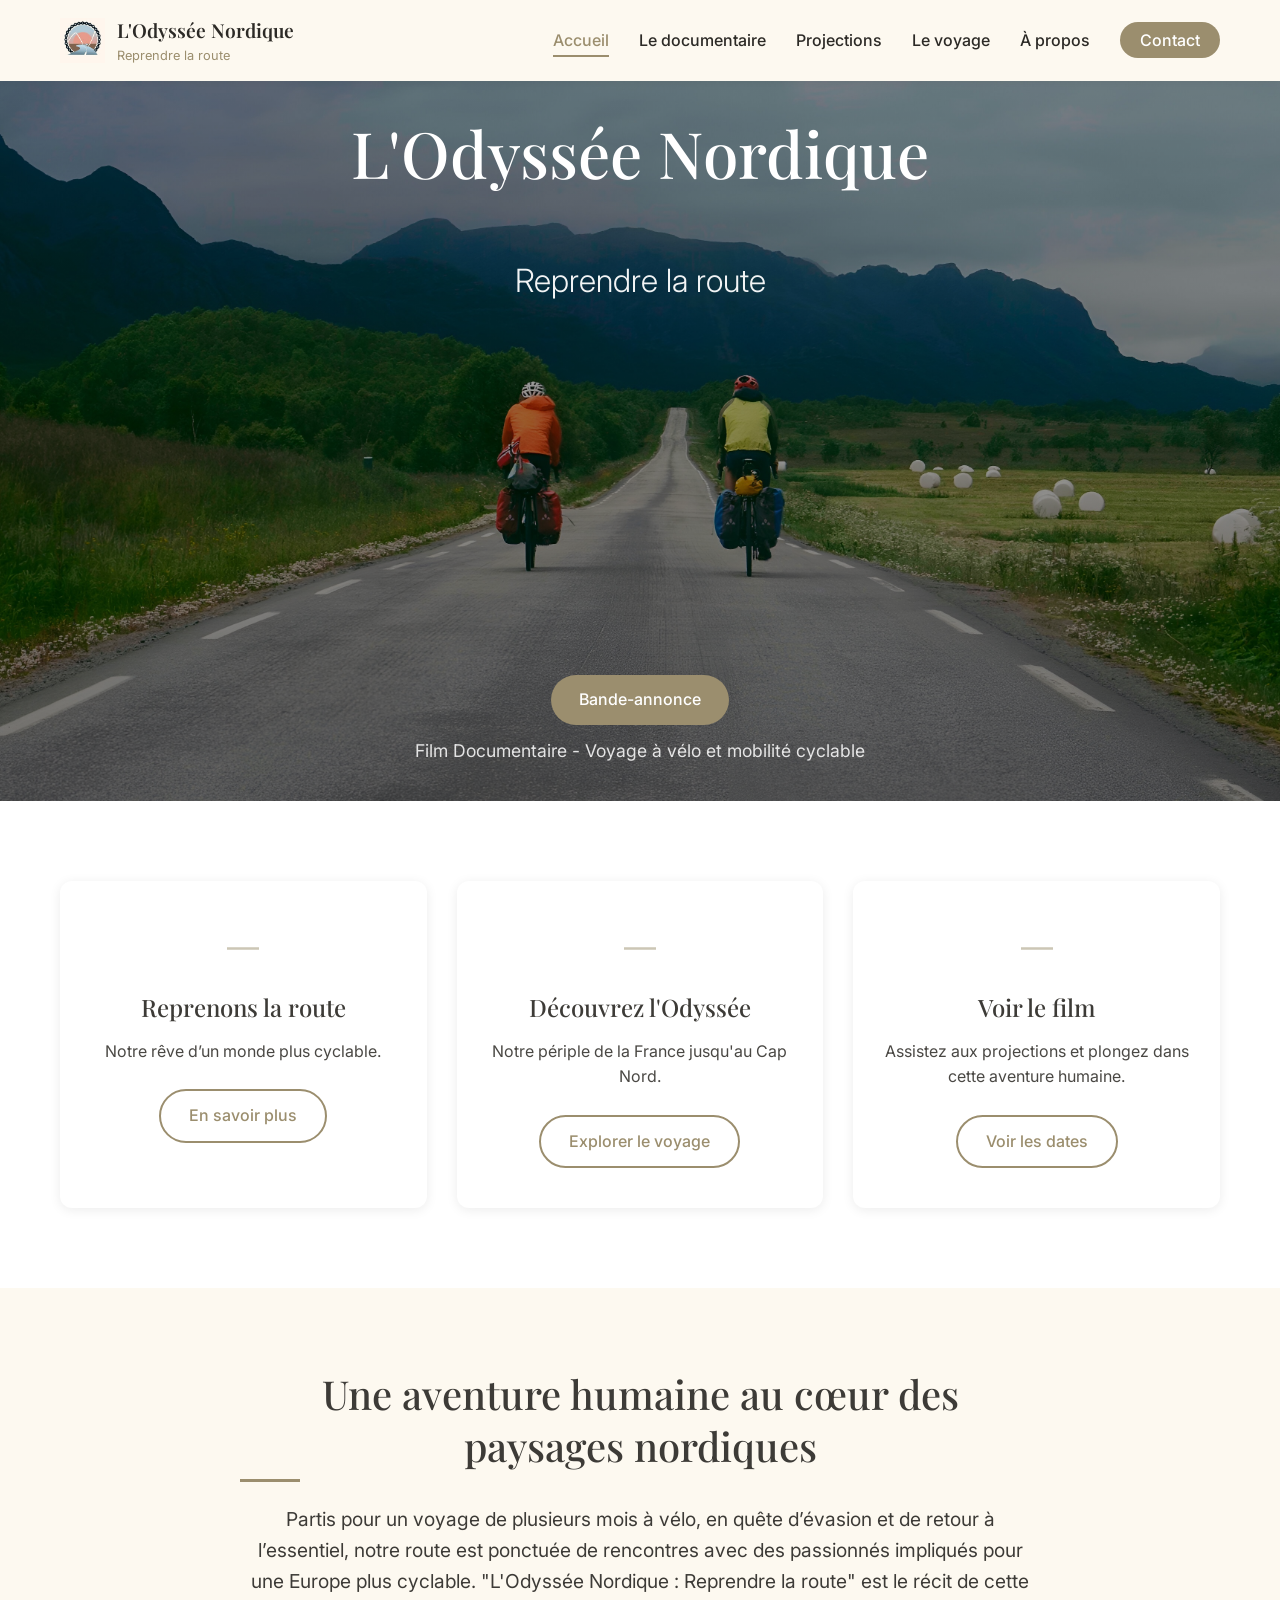
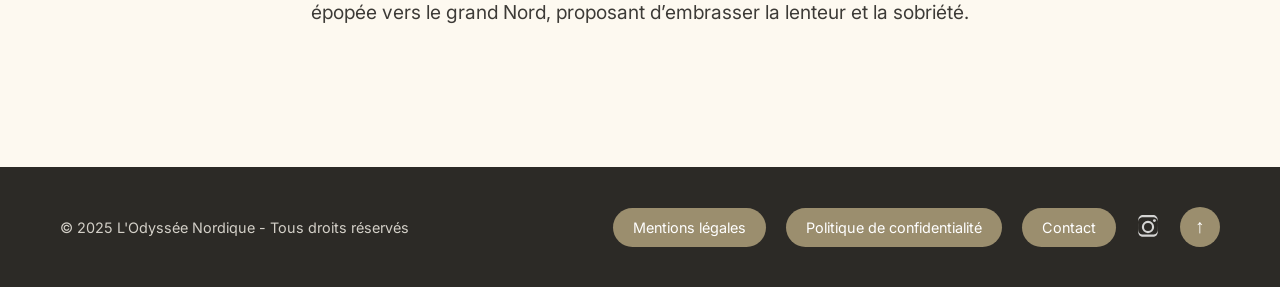
<file: index.html>
<!DOCTYPE html>
<html lang="fr">
<head>
    <title>L'Odyssée Nordique : Reprendre la route - Documentaire Voyage</title>
    <meta charset="UTF-8">
    <meta name="viewport" content="width=device-width, initial-scale=1.0, viewport-fit=cover">
    <meta http-equiv="X-UA-Compatible" content="ie=edge">
    <meta name="referrer" content="no-referrer-when-downgrade">
    <meta name="description" content="L'Odyssée Nordique : Découvrez un documentaire sur la mobilité cyclable et le voyage à vélo au nord de l'Europe.">
    <meta name="keywords" content="odyssée nordique, documentaire voyage, cyclotourisme, pays nordiques, renaissance, aventure">
    <meta name="robots" content="index, follow">
    <meta property="og:type" content="website">
    <meta property="og:title" content="L'Odyssée Nordique - Reprendre la route">
    <meta property="og:site_name" content="L'Odyssée Nordique">
    <meta name="application-name" content="L'Odyssée Nordique">
    <meta property="og:description" content="Un documentaire sur la mobilité cyclable et le voyage à vélo.">
    <meta property="og:url" content="https://odysseenordique-film.com/">
    <meta property="og:image" content="https://odysseenordique-film.com/images/odyssee-nordique-thumbnail.jpg">
    <meta name="twitter:card" content="summary_large_image">
    <meta name="twitter:title" content="L'Odyssée Nordique - Reprendre la route">
    <meta name="twitter:description" content="Documentaire sur la mobilité cyclable et le voyage à vélo.">
    <meta name="twitter:image" content="https://odysseenordique-film.com/images/odyssee-nordique-thumbnail.jpg">
    <link rel="canonical" href="https://odysseenordique-film.com/">
    <link rel="stylesheet" href="css/style.css">
    <link rel="preconnect" href="https://fonts.googleapis.com">
    <link rel="preconnect" href="https://fonts.gstatic.com" crossorigin>
    <link rel="dns-prefetch" href="https://www.googletagmanager.com">
    <link rel="dns-prefetch" href="https://www.google-analytics.com">
    <link href="https://fonts.googleapis.com/css2?family=Inter:opsz,wght@14..32,300;14..32,400;14..32,500;14..32,600&family=Playfair+Display:ital,wght@0,400;0,500;0,600;1,400&display=swap" rel="stylesheet">
    <link rel="apple-touch-icon" sizes="180x180" href="apple-touch-icon.png">
    <link rel="icon" type="image/png" sizes="32x32" href="favicon-32x32.png">
    <link rel="icon" type="image/png" sizes="16x16" href="favicon-16x16.png">
    <link rel="manifest" href="site.webmanifest">
    <link rel="shortcut icon" href="favicon.ico" type="image/x-icon">
    <!-- Google tag (gtag.js) -->
    <script async src="https://www.googletagmanager.com/gtag/js?id=G-7LZ240N1WT"></script>
    <script>
    window.dataLayer = window.dataLayer || [];
    function gtag(){dataLayer.push(arguments);}
    gtag('js', new Date());

    gtag('config', 'G-7LZ240N1WT');
    </script>
    <script type="application/ld+json">
    {
      "@context": "https://schema.org",
      "@type": "WebSite",
      "name": "L'Odyssée Nordique",
      "url": "https://odysseenordique-film.com/",
      "description": "Documentaire sur la mobilité cyclable et le voyage à vélo.",
      "image": {
        "@type": "ImageObject",
        "url": "https://odysseenordique-film.com/images/odyssee-nordique-thumbnail.jpg",
        "width": 1200,
        "height": 630
      },
      "potentialAction": {
        "@type": "SearchAction",
        "target": "https://odysseenordique-film.com/?s={search_term_string}",
        "query-input": "required name=search_term_string"
      }
    }
    </script>
    <script type="application/ld+json">
    {
      "@context": "https://schema.org",
      "@type": "Organization",
      "name": "L'Odyssée Nordique",
      "url": "https://odysseenordique-film.com",
      "logo": "https://odysseenordique-film.com/images/odyssee-nordique-logo.png",
      "description": "Un documentaire sur la mobilité cyclable et le voyage à vélo",
      "contactPoint": {
        "@type": "ContactPoint",
        "telephone": "+33-1-23-45-67-89",
        "contactType": "Customer Service",
        "email": "contact@odysseenordique-film.com"
      },
      "sameAs": [
        "https://www.facebook.com/odysseenordique",
        "https://www.instagram.com/odysseenordique",
        "https://www.youtube.com/c/odysseenordique"
      ]
    }
    </script>
    <script type="application/ld+json">
    {
      "@context": "https://schema.org",
      "@type": "FAQPage",
      "mainEntity": [
        {
          "@type": "Question",
          "name": "Qu'est-ce que L'Odyssée Nordique ?",
          "acceptedAnswer": {
            "@type": "Answer",
            "text": "L'Odyssée Nordique est un documentaire sur la mobilité cyclable et le voyage à vélo au nord de l'Europe. C'est l'histoire d'une épopée cyclotouriste de 8 000 kilomètres en Norvège, Suède et Danemark, réalisée par Alois et Hector."
          }
        },
        {
          "@type": "Question",
          "name": "Où puis-je regarder le documentaire ?",
          "acceptedAnswer": {
            "@type": "Answer",
            "text": "Vous pouvez trouver les dates et lieux de projections sur notre page dédiée aux projections. Nous organisons des présentations dans différentes régions de France et d'Europe."
          }
        },
        {
          "@type": "Question",
          "name": "Quand a été le voyage ?",
          "acceptedAnswer": {
            "@type": "Answer",
            "text": "L'aventure cyclotouriste s'est déroulée à travers les paysages spectaculaires de la Scandinavie, couvrant plus de 8 000 kilomètres sur plusieurs mois."
          }
        },
        {
          "@type": "Question",
          "name": "Comment puis-je organiser une projection ?",
          "acceptedAnswer": {
            "@type": "Answer",
            "text": "Pour organiser une projection locale ou une collaboration, veuillez nous contacter via notre formulaire de contact ou par email à contact@odysseenordique-film.com."
          }
        }
      ]
    }
    </script>
</head>
<body>
    <header class="header">
        <div class="container header-container">
            <a href="index.html" class="logo">
                <img src="https://twsyz.github.io/odyssee-nordique/images/logo.png" alt="Logo L'Odyssée Nordique" class="logo-image">
                <div class="logo-text">
                    <span class="logo-title">L'Odyssée Nordique</span>
                    <span class="logo-subtitle">Reprendre la route</span>
                </div>
            </a>
            <button class="menu-toggle" aria-label="Menu">
                <span></span>
                <span></span>
                <span></span>
            </button>
            <nav class="nav">
                <ul class="nav-list">
                    <li><a href="index.html" class="active">Accueil</a></li>
                    <li><a href="documentaire.html">Le documentaire</a></li>
                    <li><a href="projections.html">Projections</a></li>
                    <li class="nav-dropdown">
                        <a href="voyage.html">Le voyage</a>
                        <ul class="dropdown-menu">
                            <li><a href="voyage.html#routeSection">Côté statistique</a></li>
                            <li><a href="voyage.html#travel-philosophy">Notre philosophie du voyage</a></li>
                            <li><a href="voyage.html#transport-section">Vélo + train / bus en Europe</a></li>
                        </ul>
                    </li>
                    <li class="nav-dropdown">
                        <a href="a-propos.html">À propos</a>
                        <ul class="dropdown-menu">
                            <li><a href="a-propos.html#who-we-are">Qui sommes-nous ?</a></li>
                            <li><a href="a-propos.html#vision">Notre vision de la mobilité</a></li>
                        </ul>
                    </li>
                    <li><a href="contact.html" class="nav-contact">Contact</a></li>
                </ul>
            </nav>
        </div>
    </header>

    <main>
        <section class="hero">
            <div class="hero-image">
                <img src="images/hub.jpg" alt="Voyageurs à vélo dans un paysage nordique" width="1920" height="1080" loading="lazy">
                <div class="hero-overlay"></div>
                <div class="hero-content">
                    <h1 class="hero-title">L'Odyssée Nordique</h1>
                    <p class="hero-tagline">Reprendre la route</p>
                    <a href="documentaire.html" class="btn btn-primary">Bande-annonce</a>
                    <p class="hero-subtitle">Film Documentaire - Voyage à vélo et mobilité cyclable</p>
                </div>
            </div>
        </section>

        <section class="featured-cards">
            <div class="container">
                <div class="cards-grid">
                    <div class="card">
                        <div class="card-icon">—</div>
                        <h3 class="card-title">Reprenons la route</h3>
                        <p class="card-text">Notre rêve d’un monde plus cyclable.                 </p>
                        <a href="a-propos.html#vision" class="btn btn-outline">En savoir plus</a>
                    </div>
                    <div class="card">
                        <div class="card-icon">—</div>
                        <h3 class="card-title">Découvrez l'Odyssée</h3>
                        <p class="card-text">Notre périple de la France jusqu'au Cap Nord.</p>
                        <a href="voyage.html" class="btn btn-outline">Explorer le voyage</a>
                    </div>
                    <div class="card">
                        <div class="card-icon">—</div>
                        <h3 class="card-title">Voir le film</h3>
                        <p class="card-text">Assistez aux projections et plongez dans cette aventure humaine.</p>
                        <a href="projections.html" class="btn btn-outline">Voir les dates</a>
                    </div>
                </div>
            </div>
        </section>

        <section class="intro-text">
            <div class="container">
                <div class="intro-content">
                    <h2>Une aventure humaine au cœur des paysages nordiques</h2>
                    <p>Partis pour un voyage de plusieurs mois à vélo, en quête d’évasion et de retour à l’essentiel, notre route est ponctuée de rencontres avec des passionnés impliqués pour une Europe plus cyclable. "L'Odyssée Nordique : Reprendre la route" est le récit de cette épopée vers le grand Nord, proposant d’embrasser la lenteur et la sobriété. </p>
                </div>
            </div>
        </section>
    </main>

    <footer class="footer">
        <div class="container">
            <div class="footer-content">
                <div class="footer-info">
                    <p>© 2025 L'Odyssée Nordique - Tous droits réservés</p>
                </div>
                <div class="footer-links">
                    <a href="mentions-legales.html" class="footer-btn">Mentions légales</a>
                    <a href="politique-confidentialite.html" class="footer-btn">Politique de confidentialité</a>
                    <a href="contact.html" class="footer-btn">Contact</a>
                    <a href="https://www.instagram.com/odyssee_nordique/" target="_blank" rel="noopener noreferrer" class="footer-social" aria-label="Instagram">
                        <svg width="24" height="24" viewBox="0 0 24 24" fill="none" xmlns="http://www.w3.org/2000/svg">
                            <path d="M12 2.163c3.204 0 3.584.012 4.85.07 1.366.062 2.633.336 3.608 1.311.975.975 1.249 2.242 1.311 3.608.058 1.266.07 1.646.07 4.85s-.012 3.584-.07 4.85c-.062 1.366-.336 2.633-1.311 3.608-.975.975-2.242 1.249-3.608 1.311-1.266.058-1.646.07-4.85.07s-3.584-.012-4.85-.07c-1.366-.062-2.633-.336-3.608-1.311-.975-.975-1.249-2.242-1.311-3.608-.058-1.266-.07-1.646-.07-4.85s.012-3.584.07-4.85c.062-1.366.336-2.633 1.311-3.608.975-.975 2.242-1.249 3.608-1.311 1.266-.058 1.646-.07 4.85-.07zM12 0C8.741 0 8.332.014 7.052.072 5.773.13 4.651.387 3.632 1.406 2.613 2.425 2.356 3.547 2.298 4.826 2.24 6.106 2.226 6.515 2.226 9.774s.014 3.668.072 4.948c.058 1.279.315 2.401 1.334 3.42 1.019 1.019 2.141 1.276 3.42 1.334 1.28.058 1.689.072 4.948.072s3.668-.014 4.948-.072c1.279-.058 2.401-.315 3.42-1.334 1.019-1.019 1.276-2.141 1.334-3.42.058-1.28.072-1.689.072-4.948s-.014-3.668-.072-4.948c-.058-1.279-.315-2.401-1.334-3.42-1.019-1.019-2.141-1.276-3.42-1.334C15.668.014 15.259 0 12 0z" fill="currentColor"/>
                            <path d="M12 5.838a6.162 6.162 0 100 12.324 6.162 6.162 0 000-12.324zM12 16a4 4 0 110-8 4 4 0 010 8z" fill="currentColor"/>
                            <circle cx="18.406" cy="5.594" r="1.44" fill="currentColor"/>
                        </svg>
                    </a>
                    <button id="backToTop" class="back-to-top" aria-label="Retour en haut">↑</button>
                </div>
            </div>
        </div>
    </footer>

    <script src="js/main.js"></script>
</body>
</html>
</file>
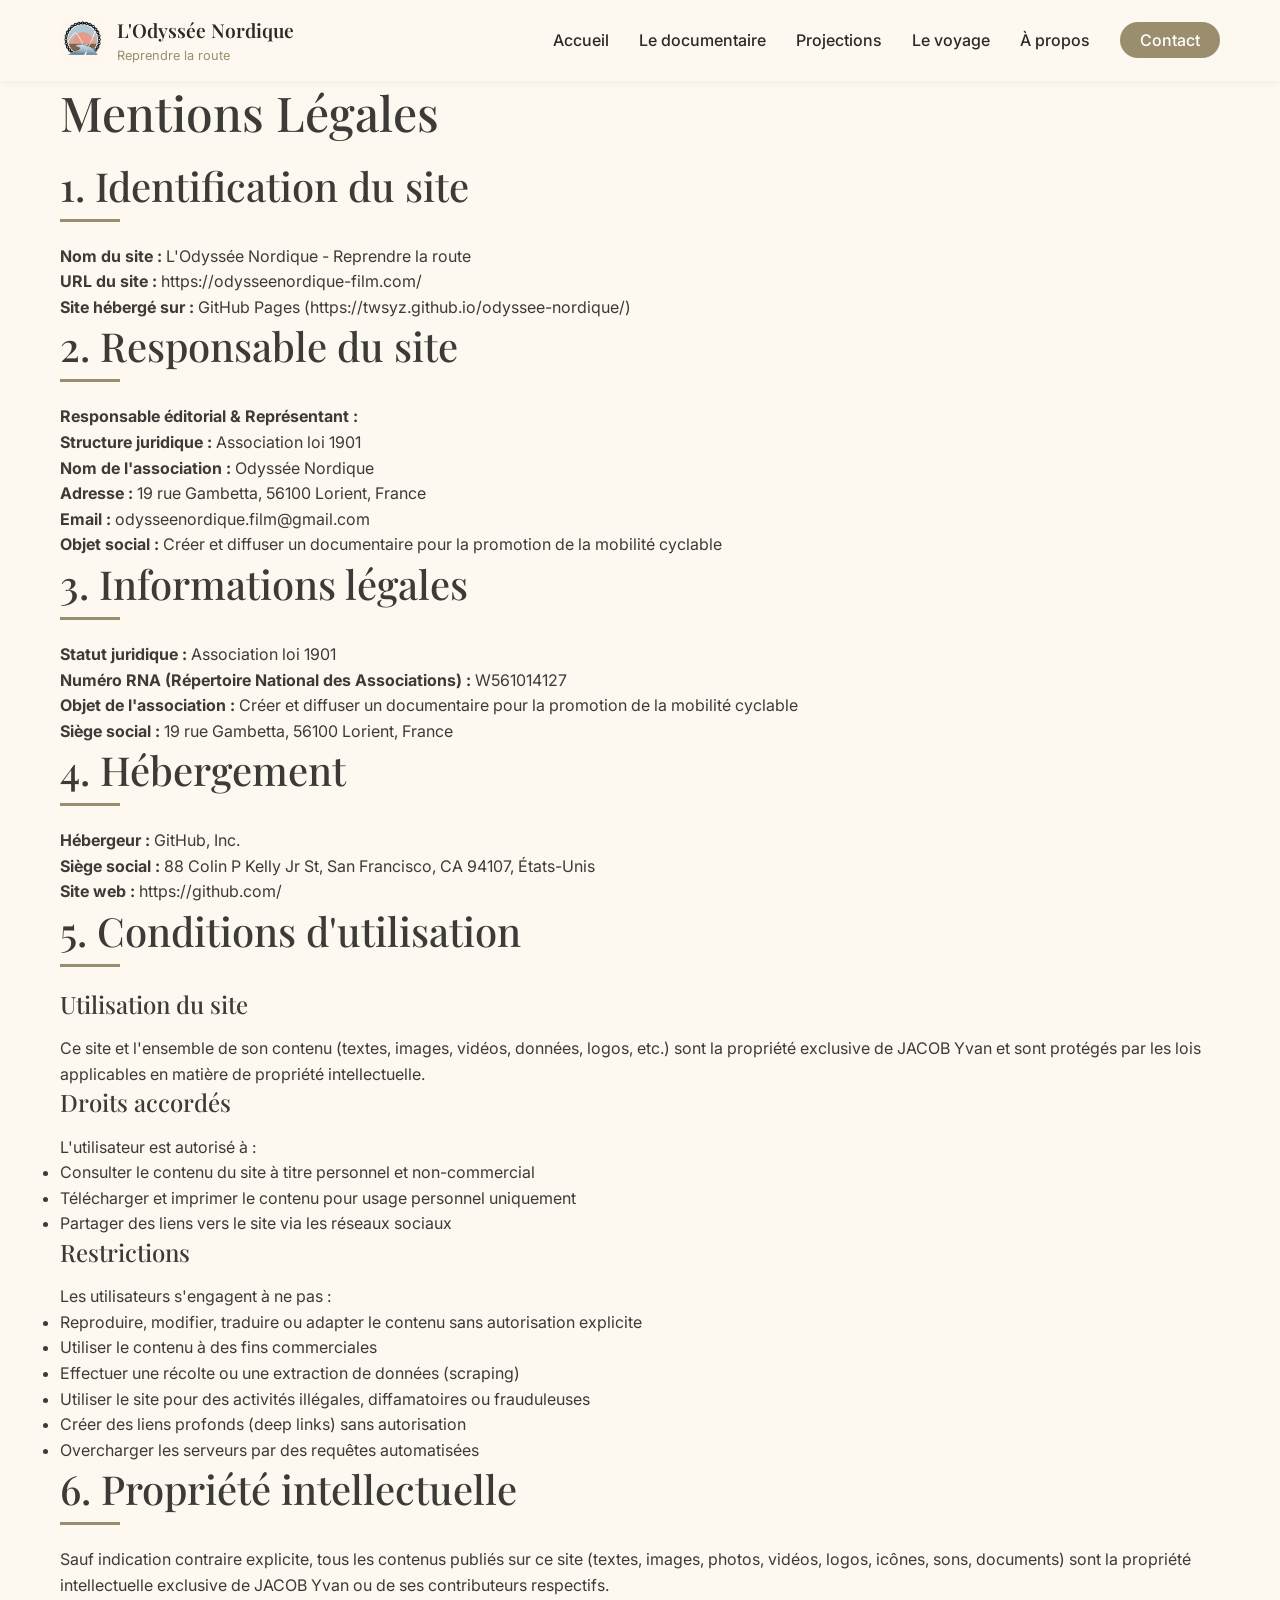
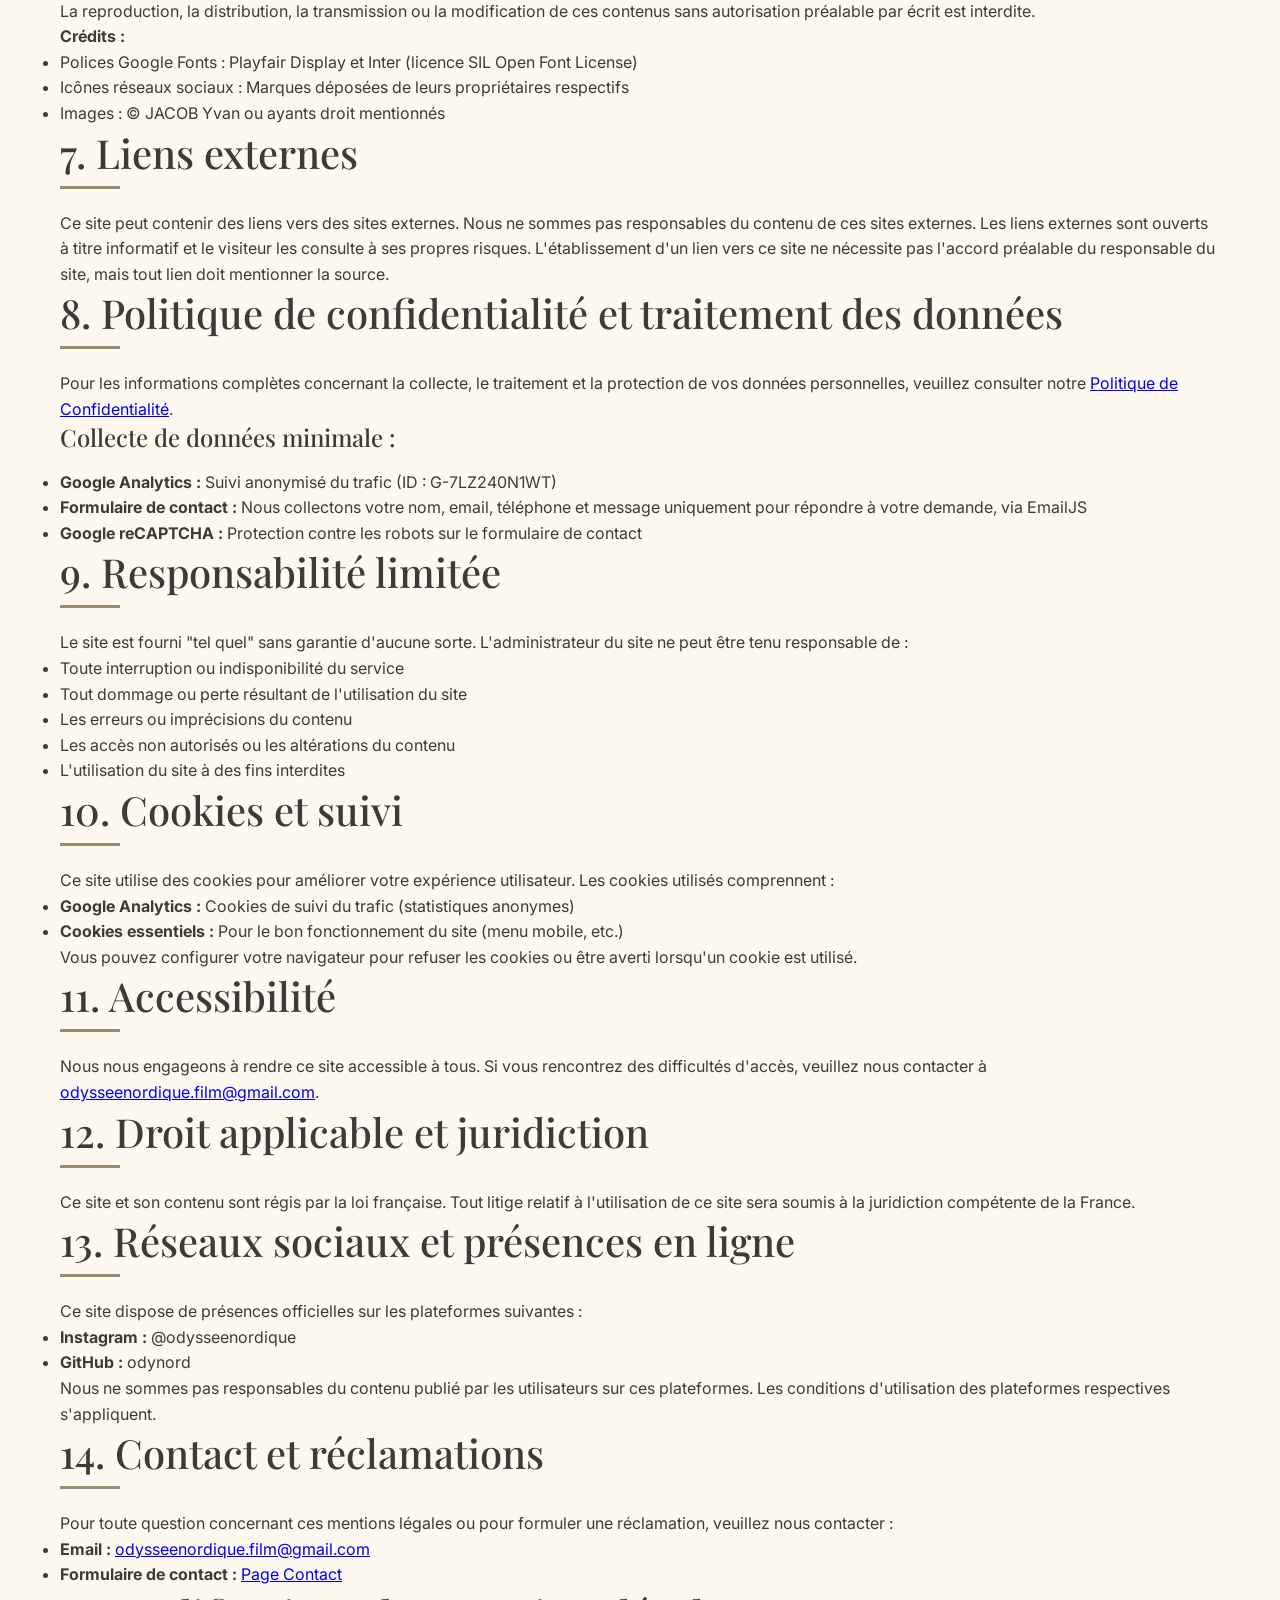
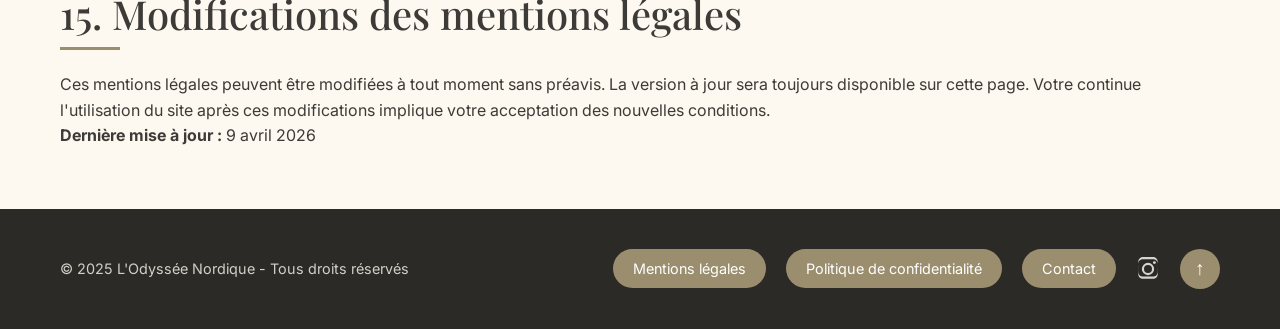
<file: mentions-legales.html>
<!DOCTYPE html>
<html lang="fr">
<head>
    <title>Mentions Légales - L'Odyssée Nordique</title>
    <meta charset="UTF-8">
    <meta name="viewport" content="width=device-width, initial-scale=1.0, viewport-fit=cover">
    <meta http-equiv="X-UA-Compatible" content="ie=edge">
    <meta name="referrer" content="no-referrer-when-downgrade">
    <meta name="description" content="Mentions légales - L'Odyssée Nordique : Retrouvez les informations légales, crédits et informations de contact relatives au site.">
    <meta name="robots" content="index, follow">
    <meta property="og:type" content="website">
    <meta property="og:title" content="Mentions Légales - L'Odyssée Nordique">
    <meta property="og:description" content="Mentions légales du site L'Odyssée Nordique.">
    <meta property="og:url" content="https://odysseenordique-film.com/mentions-legales.html">
    <meta name="twitter:card" content="summary">
    <link rel="canonical" href="https://odysseenordique-film.com/mentions-legales.html">
    <link rel="stylesheet" href="css/style.css">
    <link rel="preconnect" href="https://fonts.googleapis.com">
    <link rel="preconnect" href="https://fonts.gstatic.com" crossorigin>
    <link rel="dns-prefetch" href="https://www.googletagmanager.com">
    <link rel="dns-prefetch" href="https://www.google-analytics.com">
    <link href="https://fonts.googleapis.com/css2?family=Inter:opsz,wght@14..32,300;14..32,400;14..32,500;14..32,600&family=Playfair+Display:ital,wght@0,400;0,500;0,600;1,400&display=swap" rel="stylesheet">
    <link rel="apple-touch-icon" sizes="180x180" href="apple-touch-icon.png">
    <link rel="icon" type="image/png" sizes="32x32" href="favicon-32x32.png">
    <link rel="icon" type="image/png" sizes="16x16" href="favicon-16x16.png">
    <link rel="manifest" href="site.webmanifest">
    <link rel="shortcut icon" href="favicon.ico" type="image/x-icon">
    <!-- Google tag (gtag.js) -->
    <script async src="https://www.googletagmanager.com/gtag/js?id=G-7LZ240N1WT"></script>
    <script>
    window.dataLayer = window.dataLayer || [];
    function gtag(){dataLayer.push(arguments);}
    gtag('js', new Date());
    gtag('config', 'G-7LZ240N1WT');
    </script>
</head>
<body>
    <header class="header">
        <div class="container header-container">
            <a href="index.html" class="logo">
                <img src="https://twsyz.github.io/odyssee-nordique/images/logo.png" alt="Logo L'Odyssée Nordique" class="logo-image">
                <div class="logo-text">
                    <span class="logo-title">L'Odyssée Nordique</span>
                    <span class="logo-subtitle">Reprendre la route</span>
                </div>
            </a>
            <button class="menu-toggle" aria-label="Menu">
                <span></span>
                <span></span>
                <span></span>
            </button>
            <nav class="nav">
                <ul class="nav-list">
                    <li><a href="index.html">Accueil</a></li>
                    <li><a href="documentaire.html">Le documentaire</a></li>
                    <li><a href="projections.html">Projections</a></li>
                    <li><a href="voyage.html">Le voyage</a></li>
                    <li><a href="a-propos.html">À propos</a></li>
                    <li><a href="contact.html" class="nav-contact">Contact</a></li>
                </ul>
            </nav>
        </div>
    </header>

    <main>
        <section class="legal-page">
            <div class="container">
                <div class="legal-content">
                    <h1>Mentions Légales</h1>
                    
                    <div class="legal-section">
                        <h2>1. Identification du site</h2>
                        <p><strong>Nom du site :</strong> L'Odyssée Nordique - Reprendre la route</p>
                        <p><strong>URL du site :</strong> https://odysseenordique-film.com/</p>
                        <p><strong>Site hébergé sur :</strong> GitHub Pages (https://twsyz.github.io/odyssee-nordique/)</p>
                    </div>

                    <div class="legal-section">
                        <h2>2. Responsable du site</h2>
                        <p><strong>Responsable éditorial & Représentant :</strong> </p>
                        <p><strong>Structure juridique :</strong> Association loi 1901</p>
                        <p><strong>Nom de l'association :</strong> Odyssée Nordique</p>
                        <p><strong>Adresse :</strong> 19 rue Gambetta, 56100 Lorient, France</p>
                        <p><strong>Email :</strong> odysseenordique.film@gmail.com</p>
                        <p><strong>Objet social :</strong> Créer et diffuser un documentaire pour la promotion de la mobilité cyclable</p>
                    </div>

                    <div class="legal-section">
                        <h2>3. Informations légales</h2>
                        <p><strong>Statut juridique :</strong> Association loi 1901</p>
                        <p><strong>Numéro RNA (Répertoire National des Associations) :</strong> W561014127</p>
                        <p><strong>Objet de l'association :</strong> Créer et diffuser un documentaire pour la promotion de la mobilité cyclable</p>
                        <p><strong>Siège social :</strong> 19 rue Gambetta, 56100 Lorient, France</p>
                    </div>

                    <div class="legal-section">
                        <h2>4. Hébergement</h2>
                        <p><strong>Hébergeur :</strong> GitHub, Inc.</p>
                        <p><strong>Siège social :</strong> 88 Colin P Kelly Jr St, San Francisco, CA 94107, États-Unis</p>
                        <p><strong>Site web :</strong> https://github.com/</p>
                    </div>

                    <div class="legal-section">
                        <h2>5. Conditions d'utilisation</h2>
                        <h3>Utilisation du site</h3>
                        <p>Ce site et l'ensemble de son contenu (textes, images, vidéos, données, logos, etc.) sont la propriété exclusive de JACOB Yvan et sont protégés par les lois applicables en matière de propriété intellectuelle.</p>
                        
                        <h3>Droits accordés</h3>
                        <p>L'utilisateur est autorisé à :</p>
                        <ul>
                            <li>Consulter le contenu du site à titre personnel et non-commercial</li>
                            <li>Télécharger et imprimer le contenu pour usage personnel uniquement</li>
                            <li>Partager des liens vers le site via les réseaux sociaux</li>
                        </ul>
                        
                        <h3>Restrictions</h3>
                        <p>Les utilisateurs s'engagent à ne pas :</p>
                        <ul>
                            <li>Reproduire, modifier, traduire ou adapter le contenu sans autorisation explicite</li>
                            <li>Utiliser le contenu à des fins commerciales</li>
                            <li>Effectuer une récolte ou une extraction de données (scraping)</li>
                            <li>Utiliser le site pour des activités illégales, diffamatoires ou frauduleuses</li>
                            <li>Créer des liens profonds (deep links) sans autorisation</li>
                            <li>Overcharger les serveurs par des requêtes automatisées</li>
                        </ul>
                    </div>

                    <div class="legal-section">
                        <h2>6. Propriété intellectuelle</h2>
                        <p>Sauf indication contraire explicite, tous les contenus publiés sur ce site (textes, images, photos, vidéos, logos, icônes, sons, documents) sont la propriété intellectuelle exclusive de JACOB Yvan ou de ses contributeurs respectifs.</p>
                        <p>La reproduction, la distribution, la transmission ou la modification de ces contenus sans autorisation préalable par écrit est interdite.</p>
                        <p><strong>Crédits :</strong></p>
                        <ul>
                            <li>Polices Google Fonts : Playfair Display et Inter (licence SIL Open Font License)</li>
                            <li>Icônes réseaux sociaux : Marques déposées de leurs propriétaires respectifs</li>
                            <li>Images : © JACOB Yvan ou ayants droit mentionnés</li>
                        </ul>
                    </div>

                    <div class="legal-section">
                        <h2>7. Liens externes</h2>
                        <p>Ce site peut contenir des liens vers des sites externes. Nous ne sommes pas responsables du contenu de ces sites externes. Les liens externes sont ouverts à titre informatif et le visiteur les consulte à ses propres risques. L'établissement d'un lien vers ce site ne nécessite pas l'accord préalable du responsable du site, mais tout lien doit mentionner la source.</p>
                    </div>

                    <div class="legal-section">
                        <h2>8. Politique de confidentialité et traitement des données</h2>
                        <p>Pour les informations complètes concernant la collecte, le traitement et la protection de vos données personnelles, veuillez consulter notre <a href="politique-confidentialite.html">Politique de Confidentialité</a>.</p>
                        
                        <h3>Collecte de données minimale :</h3>
                        <ul>
                            <li><strong>Google Analytics :</strong> Suivi anonymisé du trafic (ID : G-7LZ240N1WT)</li>
                            <li><strong>Formulaire de contact :</strong> Nous collectons votre nom, email, téléphone et message uniquement pour répondre à votre demande, via EmailJS</li>
                            <li><strong>Google reCAPTCHA :</strong> Protection contre les robots sur le formulaire de contact</li>
                        </ul>
                    </div>

                    <div class="legal-section">
                        <h2>9. Responsabilité limitée</h2>
                        <p>Le site est fourni "tel quel" sans garantie d'aucune sorte. L'administrateur du site ne peut être tenu responsable de :</p>
                        <ul>
                            <li>Toute interruption ou indisponibilité du service</li>
                            <li>Tout dommage ou perte résultant de l'utilisation du site</li>
                            <li>Les erreurs ou imprécisions du contenu</li>
                            <li>Les accès non autorisés ou les altérations du contenu</li>
                            <li>L'utilisation du site à des fins interdites</li>
                        </ul>
                    </div>

                    <div class="legal-section">
                        <h2>10. Cookies et suivi</h2>
                        <p>Ce site utilise des cookies pour améliorer votre expérience utilisateur. Les cookies utilisés comprennent :</p>
                        <ul>
                            <li><strong>Google Analytics :</strong> Cookies de suivi du trafic (statistiques anonymes)</li>
                            <li><strong>Cookies essentiels :</strong> Pour le bon fonctionnement du site (menu mobile, etc.)</li>
                        </ul>
                        <p>Vous pouvez configurer votre navigateur pour refuser les cookies ou être averti lorsqu'un cookie est utilisé.</p>
                    </div>

                    <div class="legal-section">
                        <h2>11. Accessibilité</h2>
                        <p>Nous nous engageons à rendre ce site accessible à tous. Si vous rencontrez des difficultés d'accès, veuillez nous contacter à <a href="mailto:odysseenordique.film@gmail.com">odysseenordique.film@gmail.com</a>.</p>
                    </div>

                    <div class="legal-section">
                        <h2>12. Droit applicable et juridiction</h2>
                        <p>Ce site et son contenu sont régis par la loi française. Tout litige relatif à l'utilisation de ce site sera soumis à la juridiction compétente de la France.</p>
                    </div>

                    <div class="legal-section">
                        <h2>13. Réseaux sociaux et présences en ligne</h2>
                        <p>Ce site dispose de présences officielles sur les plateformes suivantes :</p>
                        <ul>
                            <li><strong>Instagram :</strong> @odysseenordique</li>
                            <li><strong>GitHub :</strong> odynord</li>
                        </ul>
                        <p>Nous ne sommes pas responsables du contenu publié par les utilisateurs sur ces plateformes. Les conditions d'utilisation des plateformes respectives s'appliquent.</p>
                    </div>

                    <div class="legal-section">
                        <h2>14. Contact et réclamations</h2>
                        <p>Pour toute question concernant ces mentions légales ou pour formuler une réclamation, veuillez nous contacter :</p>
                        <ul>
                            <li><strong>Email :</strong> <a href="mailto:odysseenordique.film@gmail.com">odysseenordique.film@gmail.com</a></li>
                            <li><strong>Formulaire de contact :</strong> <a href="contact.html">Page Contact</a></li>
                        </ul>
                    </div>

                    <div class="legal-section">
                        <h2>15. Modifications des mentions légales</h2>
                        <p>Ces mentions légales peuvent être modifiées à tout moment sans préavis. La version à jour sera toujours disponible sur cette page. Votre continue l'utilisation du site après ces modifications implique votre acceptation des nouvelles conditions.</p>
                        <p><strong>Dernière mise à jour :</strong> 9 avril 2026</p>
                    </div>

                </div>
            </div>
        </section>
    </main>

    <footer class="footer">
        <div class="container">
            <div class="footer-content">
                <div class="footer-info">
                    <p>© 2025 L'Odyssée Nordique - Tous droits réservés</p>
                </div>
                <div class="footer-links">
                    <a href="mentions-legales.html" class="footer-btn">Mentions légales</a>
                    <a href="politique-confidentialite.html" class="footer-btn">Politique de confidentialité</a>
                    <a href="contact.html" class="footer-btn">Contact</a>
                    <a href="https://www.instagram.com/odyssee_nordique/" target="_blank" rel="noopener noreferrer" class="footer-social" aria-label="Instagram">
                        <svg width="24" height="24" viewBox="0 0 24 24" fill="none" xmlns="http://www.w3.org/2000/svg">
                            <path d="M12 2.163c3.204 0 3.584.012 4.85.07 1.366.062 2.633.336 3.608 1.311.975.975 1.249 2.242 1.311 3.608.058 1.266.07 1.646.07 4.85s-.012 3.584-.07 4.85c-.062 1.366-.336 2.633-1.311 3.608-.975.975-2.242 1.249-3.608 1.311-1.266.058-1.646.07-4.85.07s-3.584-.012-4.85-.07c-1.366-.062-2.633-.336-3.608-1.311-.975-.975-1.249-2.242-1.311-3.608-.058-1.266-.07-1.646-.07-4.85s.012-3.584.07-4.85c.062-1.366.336-2.633 1.311-3.608.975-.975 2.242-1.249 3.608-1.311 1.266-.058 1.646-.07 4.85-.07zM12 0C8.741 0 8.332.014 7.052.072 5.773.13 4.651.387 3.632 1.406 2.613 2.425 2.356 3.547 2.298 4.826 2.24 6.106 2.226 6.515 2.226 9.774s.014 3.668.072 4.948c.058 1.279.315 2.401 1.334 3.42 1.019 1.019 2.141 1.276 3.42 1.334 1.28.058 1.689.072 4.948.072s3.668-.014 4.948-.072c1.279-.058 2.401-.315 3.42-1.334 1.019-1.019 1.276-2.141 1.334-3.42.058-1.28.072-1.689.072-4.948s-.014-3.668-.072-4.948c-.058-1.279-.315-2.401-1.334-3.42-1.019-1.019-2.141-1.276-3.42-1.334C15.668.014 15.259 0 12 0z" fill="currentColor"/>
                            <path d="M12 5.838a6.162 6.162 0 100 12.324 6.162 6.162 0 000-12.324zM12 16a4 4 0 110-8 4 4 0 010 8z" fill="currentColor"/>
                            <circle cx="18.406" cy="5.594" r="1.44" fill="currentColor"/>
                        </svg>
                    </a>
                    <button id="backToTop" class="back-to-top" aria-label="Retour en haut">↑</button>
                </div>
            </div>
        </div>
    </footer>

    <script src="js/main.js"></script>
</body>
</html>
</file>
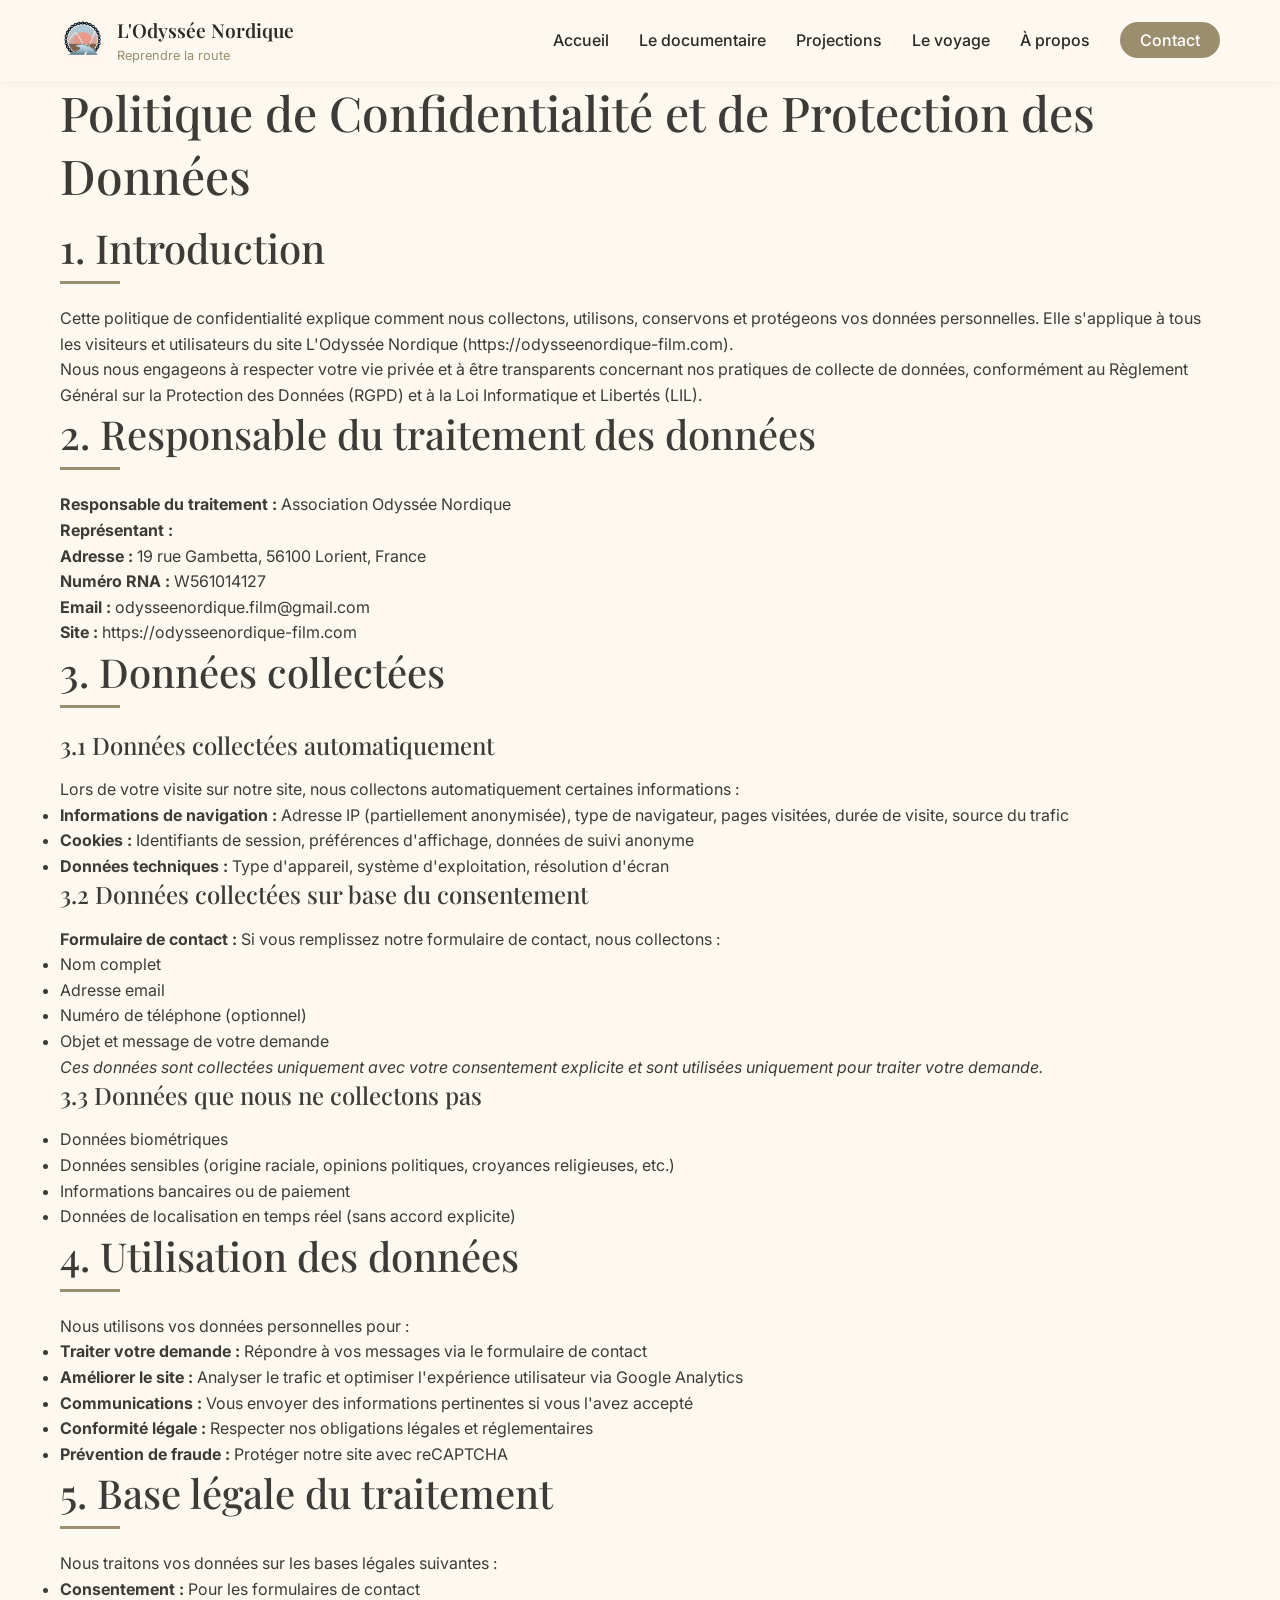
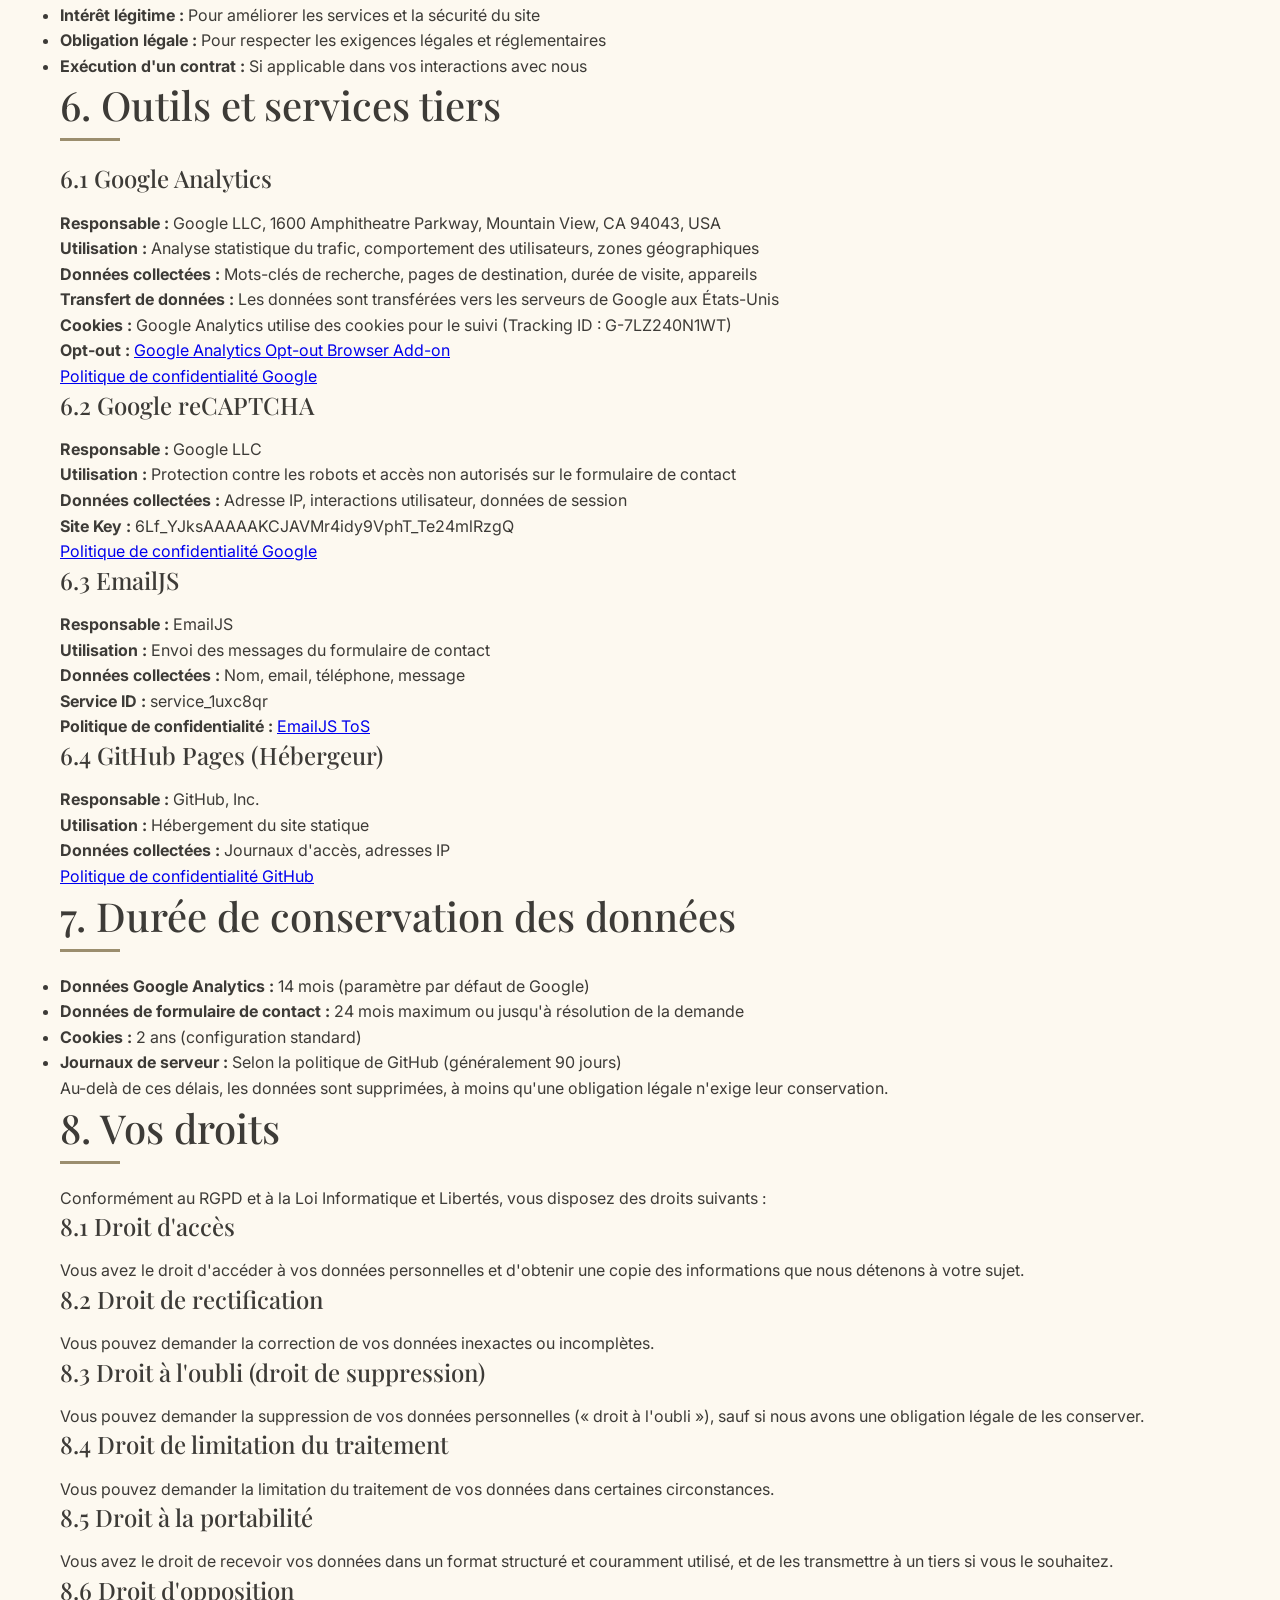
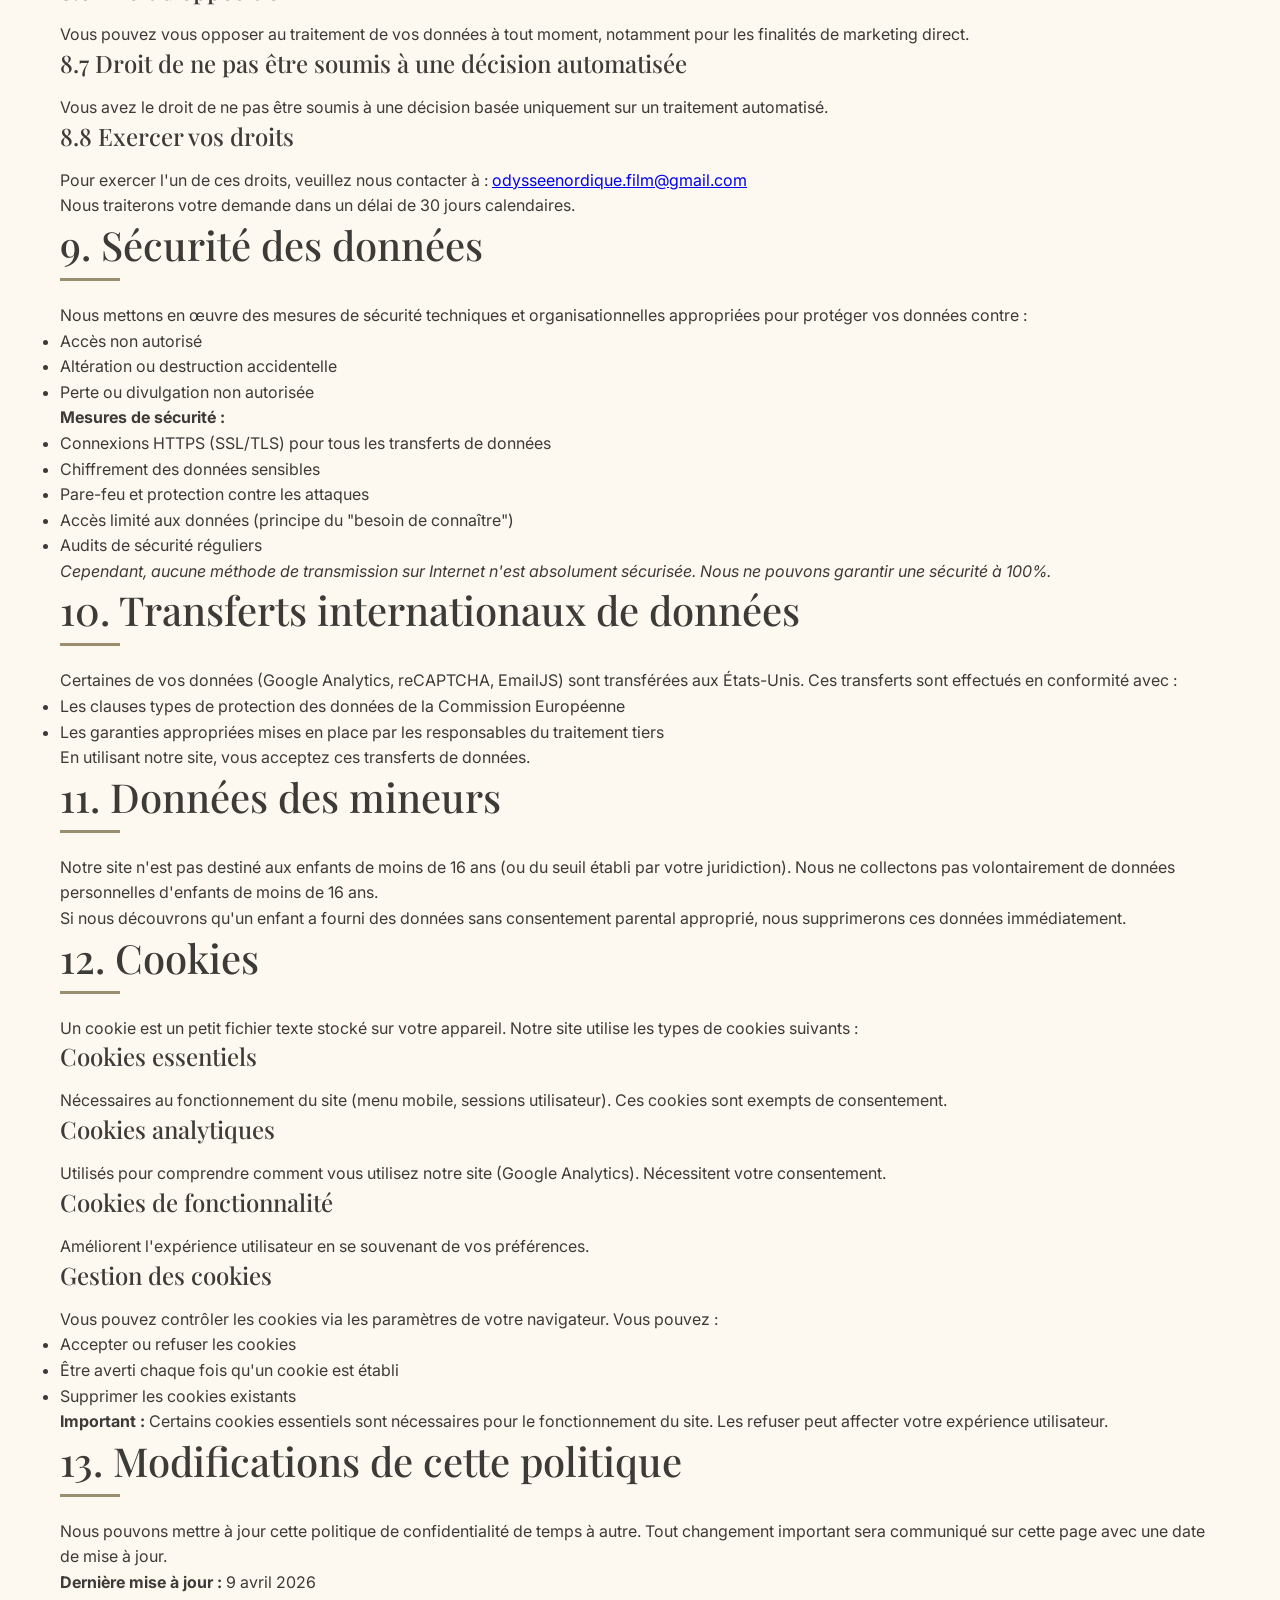
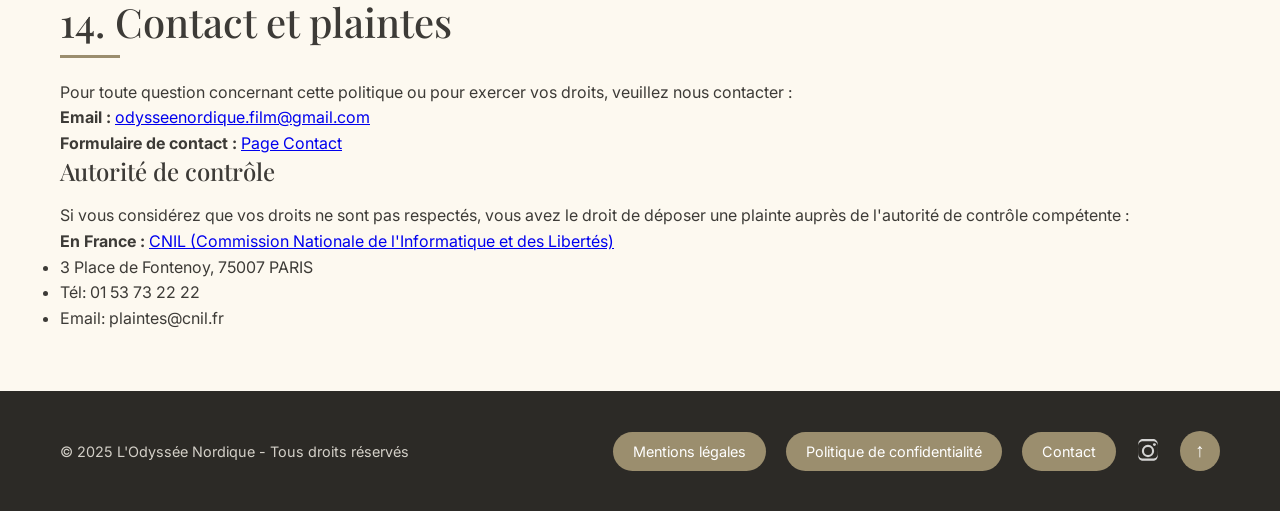
<file: politique-confidentialite.html>
<!DOCTYPE html>
<html lang="fr">
<head>
    <title>Politique de Confidentialité - L'Odyssée Nordique</title>
    <meta charset="UTF-8">
    <meta name="viewport" content="width=device-width, initial-scale=1.0, viewport-fit=cover">
    <meta http-equiv="X-UA-Compatible" content="ie=edge">
    <meta name="referrer" content="no-referrer-when-downgrade">
    <meta name="description" content="Politique de Confidentialité - L'Odyssée Nordique : Informations sur le traitement et la protection de vos données personnelles conformément au RGPD.">
    <meta name="robots" content="index, follow">
    <meta property="og:type" content="website">
    <meta property="og:title" content="Politique de Confidentialité - L'Odyssée Nordique">
    <meta property="og:description" content="Politique de confidentialité du site L'Odyssée Nordique.">
    <meta property="og:url" content="https://odysseenordique-film.com/politique-confidentialite.html">
    <meta name="twitter:card" content="summary">
    <link rel="canonical" href="https://odysseenordique-film.com/politique-confidentialite.html">
    <link rel="stylesheet" href="css/style.css">
    <link rel="preconnect" href="https://fonts.googleapis.com">
    <link rel="preconnect" href="https://fonts.gstatic.com" crossorigin>
    <link rel="dns-prefetch" href="https://www.googletagmanager.com">
    <link rel="dns-prefetch" href="https://www.google-analytics.com">
    <link href="https://fonts.googleapis.com/css2?family=Inter:opsz,wght@14..32,300;14..32,400;14..32,500;14..32,600&family=Playfair+Display:ital,wght@0,400;0,500;0,600;1,400&display=swap" rel="stylesheet">
    <link rel="apple-touch-icon" sizes="180x180" href="apple-touch-icon.png">
    <link rel="icon" type="image/png" sizes="32x32" href="favicon-32x32.png">
    <link rel="icon" type="image/png" sizes="16x16" href="favicon-16x16.png">
    <link rel="manifest" href="site.webmanifest">
    <link rel="shortcut icon" href="favicon.ico" type="image/x-icon">
    <!-- Google tag (gtag.js) -->
    <script async src="https://www.googletagmanager.com/gtag/js?id=G-7LZ240N1WT"></script>
    <script>
    window.dataLayer = window.dataLayer || [];
    function gtag(){dataLayer.push(arguments);}
    gtag('js', new Date());
    gtag('config', 'G-7LZ240N1WT');
    </script>
</head>
<body>
    <header class="header">
        <div class="container header-container">
            <a href="index.html" class="logo">
                <img src="https://twsyz.github.io/odyssee-nordique/images/logo.png" alt="Logo L'Odyssée Nordique" class="logo-image">
                <div class="logo-text">
                    <span class="logo-title">L'Odyssée Nordique</span>
                    <span class="logo-subtitle">Reprendre la route</span>
                </div>
            </a>
            <button class="menu-toggle" aria-label="Menu">
                <span></span>
                <span></span>
                <span></span>
            </button>
            <nav class="nav">
                <ul class="nav-list">
                    <li><a href="index.html">Accueil</a></li>
                    <li><a href="documentaire.html">Le documentaire</a></li>
                    <li><a href="projections.html">Projections</a></li>
                    <li><a href="voyage.html">Le voyage</a></li>
                    <li><a href="a-propos.html">À propos</a></li>
                    <li><a href="contact.html" class="nav-contact">Contact</a></li>
                </ul>
            </nav>
        </div>
    </header>

    <main>
        <section class="legal-page">
            <div class="container">
                <div class="legal-content">
                    <h1>Politique de Confidentialité et de Protection des Données</h1>
                    
                    <div class="legal-section">
                        <h2>1. Introduction</h2>
                        <p>Cette politique de confidentialité explique comment nous collectons, utilisons, conservons et protégeons vos données personnelles. Elle s'applique à tous les visiteurs et utilisateurs du site L'Odyssée Nordique (https://odysseenordique-film.com).</p>
                        <p>Nous nous engageons à respecter votre vie privée et à être transparents concernant nos pratiques de collecte de données, conformément au Règlement Général sur la Protection des Données (RGPD) et à la Loi Informatique et Libertés (LIL).</p>
                    </div>

                    <div class="legal-section">
                        <h2>2. Responsable du traitement des données</h2>
                        <p><strong>Responsable du traitement :</strong> Association Odyssée Nordique</p>
                        <p><strong>Représentant :</strong> </p>
                        <p><strong>Adresse :</strong> 19 rue Gambetta, 56100 Lorient, France</p>
                        <p><strong>Numéro RNA :</strong> W561014127</p>
                        <p><strong>Email :</strong> odysseenordique.film@gmail.com</p>
                        <p><strong>Site :</strong> https://odysseenordique-film.com</p>
                    </div>

                    <div class="legal-section">
                        <h2>3. Données collectées</h2>
                        
                        <h3>3.1 Données collectées automatiquement</h3>
                        <p>Lors de votre visite sur notre site, nous collectons automatiquement certaines informations :</p>
                        <ul>
                            <li><strong>Informations de navigation :</strong> Adresse IP (partiellement anonymisée), type de navigateur, pages visitées, durée de visite, source du trafic</li>
                            <li><strong>Cookies :</strong> Identifiants de session, préférences d'affichage, données de suivi anonyme</li>
                            <li><strong>Données techniques :</strong> Type d'appareil, système d'exploitation, résolution d'écran</li>
                        </ul>
                        
                        <h3>3.2 Données collectées sur base du consentement</h3>
                        <p><strong>Formulaire de contact :</strong> Si vous remplissez notre formulaire de contact, nous collectons :</p>
                        <ul>
                            <li>Nom complet</li>
                            <li>Adresse email</li>
                            <li>Numéro de téléphone (optionnel)</li>
                            <li>Objet et message de votre demande</li>
                        </ul>
                        <p><em>Ces données sont collectées uniquement avec votre consentement explicite et sont utilisées uniquement pour traiter votre demande.</em></p>

                        <h3>3.3 Données que nous ne collectons pas</h3>
                        <ul>
                            <li>Données biométriques</li>
                            <li>Données sensibles (origine raciale, opinions politiques, croyances religieuses, etc.)</li>
                            <li>Informations bancaires ou de paiement</li>
                            <li>Données de localisation en temps réel (sans accord explicite)</li>
                        </ul>
                    </div>

                    <div class="legal-section">
                        <h2>4. Utilisation des données</h2>
                        <p>Nous utilisons vos données personnelles pour :</p>
                        <ul>
                            <li><strong>Traiter votre demande :</strong> Répondre à vos messages via le formulaire de contact</li>
                            <li><strong>Améliorer le site :</strong> Analyser le trafic et optimiser l'expérience utilisateur via Google Analytics</li>
                            <li><strong>Communications :</strong> Vous envoyer des informations pertinentes si vous l'avez accepté</li>
                            <li><strong>Conformité légale :</strong> Respecter nos obligations légales et réglementaires</li>
                            <li><strong>Prévention de fraude :</strong> Protéger notre site avec reCAPTCHA</li>
                        </ul>
                    </div>

                    <div class="legal-section">
                        <h2>5. Base légale du traitement</h2>
                        <p>Nous traitons vos données sur les bases légales suivantes :</p>
                        <ul>
                            <li><strong>Consentement :</strong> Pour les formulaires de contact</li>
                            <li><strong>Intérêt légitime :</strong> Pour améliorer les services et la sécurité du site</li>
                            <li><strong>Obligation légale :</strong> Pour respecter les exigences légales et réglementaires</li>
                            <li><strong>Exécution d'un contrat :</strong> Si applicable dans vos interactions avec nous</li>
                        </ul>
                    </div>

                    <div class="legal-section">
                        <h2>6. Outils et services tiers</h2>
                        
                        <h3>6.1 Google Analytics</h3>
                        <p><strong>Responsable :</strong> Google LLC, 1600 Amphitheatre Parkway, Mountain View, CA 94043, USA</p>
                        <p><strong>Utilisation :</strong> Analyse statistique du trafic, comportement des utilisateurs, zones géographiques</p>
                        <p><strong>Données collectées :</strong> Mots-clés de recherche, pages de destination, durée de visite, appareils</p>
                        <p><strong>Transfert de données :</strong> Les données sont transférées vers les serveurs de Google aux États-Unis</p>
                        <p><strong>Cookies :</strong> Google Analytics utilise des cookies pour le suivi (Tracking ID : G-7LZ240N1WT)</p>
                        <p><strong>Opt-out :</strong> <a href="https://tools.google.com/dlpage/gaoptout" target="_blank">Google Analytics Opt-out Browser Add-on</a></p>
                        <p><a href="https://policies.google.com/privacy" target="_blank">Politique de confidentialité Google</a></p>
                        
                        <h3>6.2 Google reCAPTCHA</h3>
                        <p><strong>Responsable :</strong> Google LLC</p>
                        <p><strong>Utilisation :</strong> Protection contre les robots et accès non autorisés sur le formulaire de contact</p>
                        <p><strong>Données collectées :</strong> Adresse IP, interactions utilisateur, données de session</p>
                        <p><strong>Site Key :</strong> 6Lf_YJksAAAAAKCJAVMr4idy9VphT_Te24mlRzgQ</p>
                        <p><a href="https://policies.google.com/privacy" target="_blank">Politique de confidentialité Google</a></p>
                        
                        <h3>6.3 EmailJS</h3>
                        <p><strong>Responsable :</strong> EmailJS</p>
                        <p><strong>Utilisation :</strong> Envoi des messages du formulaire de contact</p>
                        <p><strong>Données collectées :</strong> Nom, email, téléphone, message</p>
                        <p><strong>Service ID :</strong> service_1uxc8qr</p>
                        <p><strong>Politique de confidentialité :</strong> <a href="https://www.emailjs.com/legal/terms-of-service/" target="_blank">EmailJS ToS</a></p>
                        
                        <h3>6.4 GitHub Pages (Hébergeur)</h3>
                        <p><strong>Responsable :</strong> GitHub, Inc.</p>
                        <p><strong>Utilisation :</strong> Hébergement du site statique</p>
                        <p><strong>Données collectées :</strong> Journaux d'accès, adresses IP</p>
                        <p><a href="https://docs.github.com/en/site-policy/privacy-policies/github-privacy-statement" target="_blank">Politique de confidentialité GitHub</a></p>
                    </div>

                    <div class="legal-section">
                        <h2>7. Durée de conservation des données</h2>
                        <ul>
                            <li><strong>Données Google Analytics :</strong> 14 mois (paramètre par défaut de Google)</li>
                            <li><strong>Données de formulaire de contact :</strong> 24 mois maximum ou jusqu'à résolution de la demande</li>
                            <li><strong>Cookies :</strong> 2 ans (configuration standard)</li>
                            <li><strong>Journaux de serveur :</strong> Selon la politique de GitHub (généralement 90 jours)</li>
                        </ul>
                        <p>Au-delà de ces délais, les données sont supprimées, à moins qu'une obligation légale n'exige leur conservation.</p>
                    </div>

                    <div class="legal-section">
                        <h2>8. Vos droits</h2>
                        <p>Conformément au RGPD et à la Loi Informatique et Libertés, vous disposez des droits suivants :</p>
                        
                        <h3>8.1 Droit d'accès</h3>
                        <p>Vous avez le droit d'accéder à vos données personnelles et d'obtenir une copie des informations que nous détenons à votre sujet.</p>
                        
                        <h3>8.2 Droit de rectification</h3>
                        <p>Vous pouvez demander la correction de vos données inexactes ou incomplètes.</p>
                        
                        <h3>8.3 Droit à l'oubli (droit de suppression)</h3>
                        <p>Vous pouvez demander la suppression de vos données personnelles (« droit à l'oubli »), sauf si nous avons une obligation légale de les conserver.</p>
                        
                        <h3>8.4 Droit de limitation du traitement</h3>
                        <p>Vous pouvez demander la limitation du traitement de vos données dans certaines circonstances.</p>
                        
                        <h3>8.5 Droit à la portabilité</h3>
                        <p>Vous avez le droit de recevoir vos données dans un format structuré et couramment utilisé, et de les transmettre à un tiers si vous le souhaitez.</p>
                        
                        <h3>8.6 Droit d'opposition</h3>
                        <p>Vous pouvez vous opposer au traitement de vos données à tout moment, notamment pour les finalités de marketing direct.</p>
                        
                        <h3>8.7 Droit de ne pas être soumis à une décision automatisée</h3>
                        <p>Vous avez le droit de ne pas être soumis à une décision basée uniquement sur un traitement automatisé.</p>

                        <h3>8.8 Exercer vos droits</h3>
                        <p>Pour exercer l'un de ces droits, veuillez nous contacter à : <a href="mailto:odysseenordique.film@gmail.com">odysseenordique.film@gmail.com</a></p>
                        <p>Nous traiterons votre demande dans un délai de 30 jours calendaires.</p>
                    </div>

                    <div class="legal-section">
                        <h2>9. Sécurité des données</h2>
                        <p>Nous mettons en œuvre des mesures de sécurité techniques et organisationnelles appropriées pour protéger vos données contre :</p>
                        <ul>
                            <li>Accès non autorisé</li>
                            <li>Altération ou destruction accidentelle</li>
                            <li>Perte ou divulgation non autorisée</li>
                        </ul>
                        <p><strong>Mesures de sécurité :</strong></p>
                        <ul>
                            <li>Connexions HTTPS (SSL/TLS) pour tous les transferts de données</li>
                            <li>Chiffrement des données sensibles</li>
                            <li>Pare-feu et protection contre les attaques</li>
                            <li>Accès limité aux données (principe du "besoin de connaître")</li>
                            <li>Audits de sécurité réguliers</li>
                        </ul>
                        <p><em>Cependant, aucune méthode de transmission sur Internet n'est absolument sécurisée. Nous ne pouvons garantir une sécurité à 100%.</em></p>
                    </div>

                    <div class="legal-section">
                        <h2>10. Transferts internationaux de données</h2>
                        <p>Certaines de vos données (Google Analytics, reCAPTCHA, EmailJS) sont transférées aux États-Unis. Ces transferts sont effectués en conformité avec :</p>
                        <ul>
                            <li>Les clauses types de protection des données de la Commission Européenne</li>
                            <li>Les garanties appropriées mises en place par les responsables du traitement tiers</li>
                        </ul>
                        <p>En utilisant notre site, vous acceptez ces transferts de données.</p>
                    </div>

                    <div class="legal-section">
                        <h2>11. Données des mineurs</h2>
                        <p>Notre site n'est pas destiné aux enfants de moins de 16 ans (ou du seuil établi par votre juridiction). Nous ne collectons pas volontairement de données personnelles d'enfants de moins de 16 ans.</p>
                        <p>Si nous découvrons qu'un enfant a fourni des données sans consentement parental approprié, nous supprimerons ces données immédiatement.</p>
                    </div>

                    <div class="legal-section">
                        <h2>12. Cookies</h2>
                        <p>Un cookie est un petit fichier texte stocké sur votre appareil. Notre site utilise les types de cookies suivants :</p>
                        
                        <h3>Cookies essentiels</h3>
                        <p>Nécessaires au fonctionnement du site (menu mobile, sessions utilisateur). Ces cookies sont exempts de consentement.</p>
                        
                        <h3>Cookies analytiques</h3>
                        <p>Utilisés pour comprendre comment vous utilisez notre site (Google Analytics). Nécessitent votre consentement.</p>
                        
                        <h3>Cookies de fonctionnalité</h3>
                        <p>Améliorent l'expérience utilisateur en se souvenant de vos préférences.</p>
                        
                        <h3>Gestion des cookies</h3>
                        <p>Vous pouvez contrôler les cookies via les paramètres de votre navigateur. Vous pouvez :</p>
                        <ul>
                            <li>Accepter ou refuser les cookies</li>
                            <li>Être averti chaque fois qu'un cookie est établi</li>
                            <li>Supprimer les cookies existants</li>
                        </ul>
                        <p><strong>Important :</strong> Certains cookies essentiels sont nécessaires pour le fonctionnement du site. Les refuser peut affecter votre expérience utilisateur.</p>
                    </div>

                    <div class="legal-section">
                        <h2>13. Modifications de cette politique</h2>
                        <p>Nous pouvons mettre à jour cette politique de confidentialité de temps à autre. Tout changement important sera communiqué sur cette page avec une date de mise à jour.</p>
                        <p><strong>Dernière mise à jour :</strong> 9 avril 2026</p>
                    </div>

                    <div class="legal-section">
                        <h2>14. Contact et plaintes</h2>
                        <p>Pour toute question concernant cette politique ou pour exercer vos droits, veuillez nous contacter :</p>
                        <p><strong>Email :</strong> <a href="mailto:odysseenordique.film@gmail.com">odysseenordique.film@gmail.com</a></p>
                        <p><strong>Formulaire de contact :</strong> <a href="contact.html">Page Contact</a></p>
                        
                        <h3>Autorité de contrôle</h3>
                        <p>Si vous considérez que vos droits ne sont pas respectés, vous avez le droit de déposer une plainte auprès de l'autorité de contrôle compétente :</p>
                        <p><strong>En France :</strong> <a href="https://www.cnil.fr/" target="_blank">CNIL (Commission Nationale de l'Informatique et des Libertés)</a></p>
                        <ul>
                            <li>3 Place de Fontenoy, 75007 PARIS</li>
                            <li>Tél: 01 53 73 22 22</li>
                            <li>Email: plaintes@cnil.fr</li>
                        </ul>
                    </div>

                </div>
            </div>
        </section>
    </main>

    <footer class="footer">
        <div class="container">
            <div class="footer-content">
                <div class="footer-info">
                    <p>© 2025 L'Odyssée Nordique - Tous droits réservés</p>
                </div>
                <div class="footer-links">
                    <a href="mentions-legales.html" class="footer-btn">Mentions légales</a>
                    <a href="politique-confidentialite.html" class="footer-btn">Politique de confidentialité</a>
                    <a href="contact.html" class="footer-btn">Contact</a>
                    <a href="https://www.instagram.com/odyssee_nordique/" target="_blank" rel="noopener noreferrer" class="footer-social" aria-label="Instagram">
                        <svg width="24" height="24" viewBox="0 0 24 24" fill="none" xmlns="http://www.w3.org/2000/svg">
                            <path d="M12 2.163c3.204 0 3.584.012 4.85.07 1.366.062 2.633.336 3.608 1.311.975.975 1.249 2.242 1.311 3.608.058 1.266.07 1.646.07 4.85s-.012 3.584-.07 4.85c-.062 1.366-.336 2.633-1.311 3.608-.975.975-2.242 1.249-3.608 1.311-1.266.058-1.646.07-4.85.07s-3.584-.012-4.85-.07c-1.366-.062-2.633-.336-3.608-1.311-.975-.975-1.249-2.242-1.311-3.608-.058-1.266-.07-1.646-.07-4.85s.012-3.584.07-4.85c.062-1.366.336-2.633 1.311-3.608.975-.975 2.242-1.249 3.608-1.311 1.266-.058 1.646-.07 4.85-.07zM12 0C8.741 0 8.332.014 7.052.072 5.773.13 4.651.387 3.632 1.406 2.613 2.425 2.356 3.547 2.298 4.826 2.24 6.106 2.226 6.515 2.226 9.774s.014 3.668.072 4.948c.058 1.279.315 2.401 1.334 3.42 1.019 1.019 2.141 1.276 3.42 1.334 1.28.058 1.689.072 4.948.072s3.668-.014 4.948-.072c1.279-.058 2.401-.315 3.42-1.334 1.019-1.019 1.276-2.141 1.334-3.42.058-1.28.072-1.689.072-4.948s-.014-3.668-.072-4.948c-.058-1.279-.315-2.401-1.334-3.42-1.019-1.019-2.141-1.276-3.42-1.334C15.668.014 15.259 0 12 0z" fill="currentColor"/>
                            <path d="M12 5.838a6.162 6.162 0 100 12.324 6.162 6.162 0 000-12.324zM12 16a4 4 0 110-8 4 4 0 010 8z" fill="currentColor"/>
                            <circle cx="18.406" cy="5.594" r="1.44" fill="currentColor"/>
                        </svg>
                    </a>
                    <button id="backToTop" class="back-to-top" aria-label="Retour en haut">↑</button>
                </div>
            </div>
        </div>
    </footer>

    <script src="js/main.js"></script>
</body>
</html>
</file>
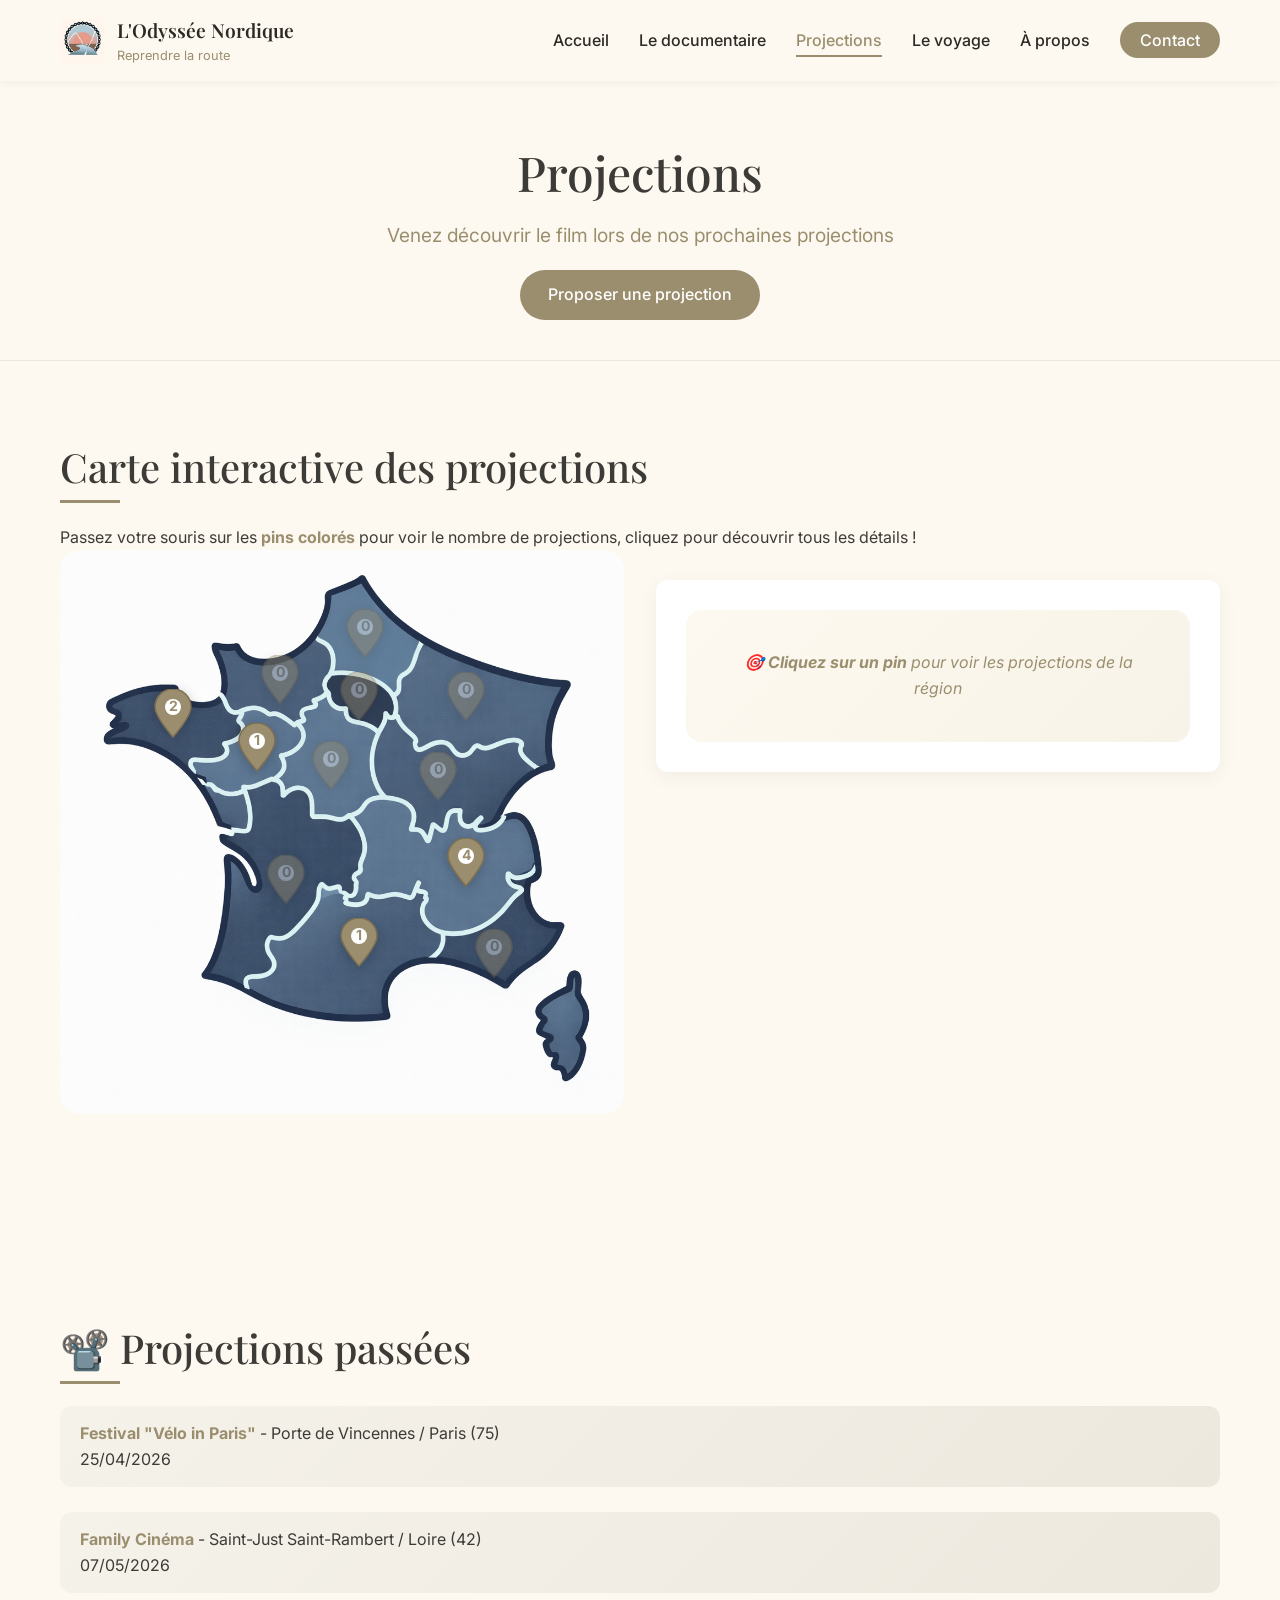
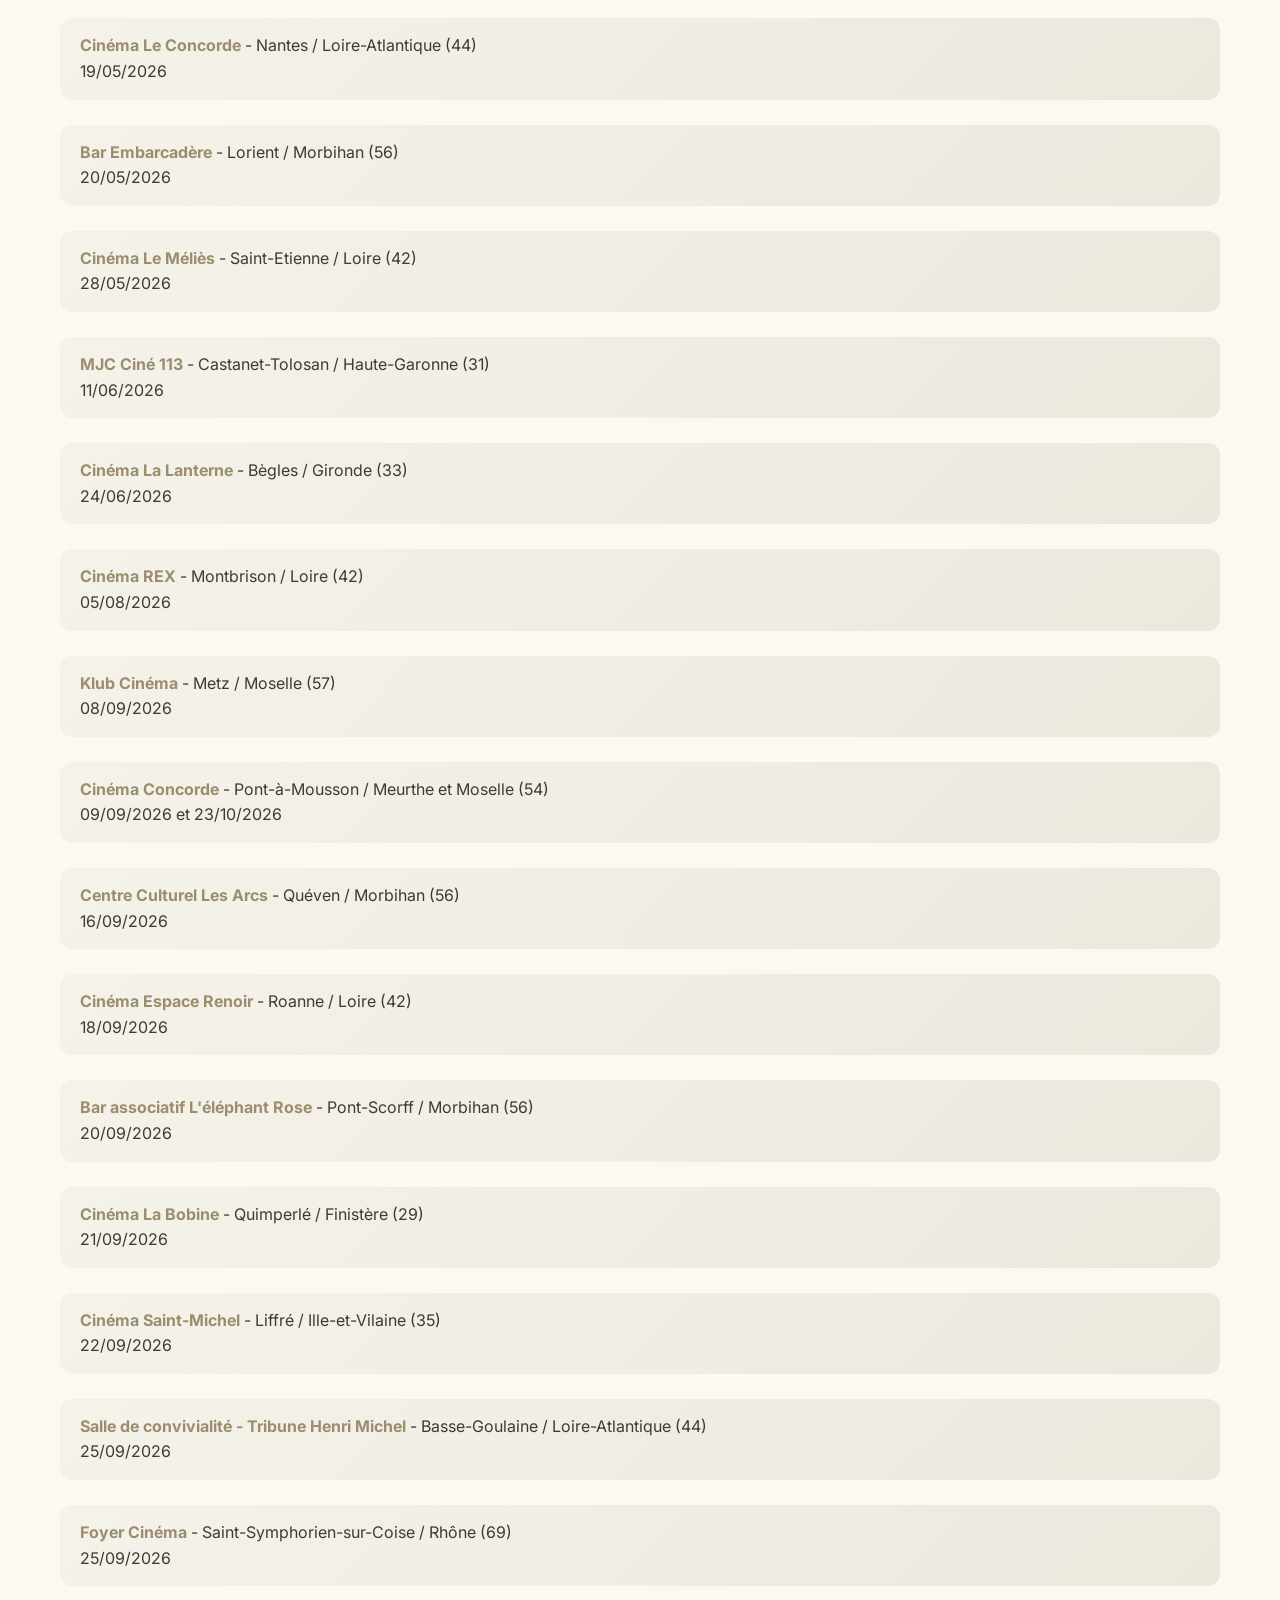
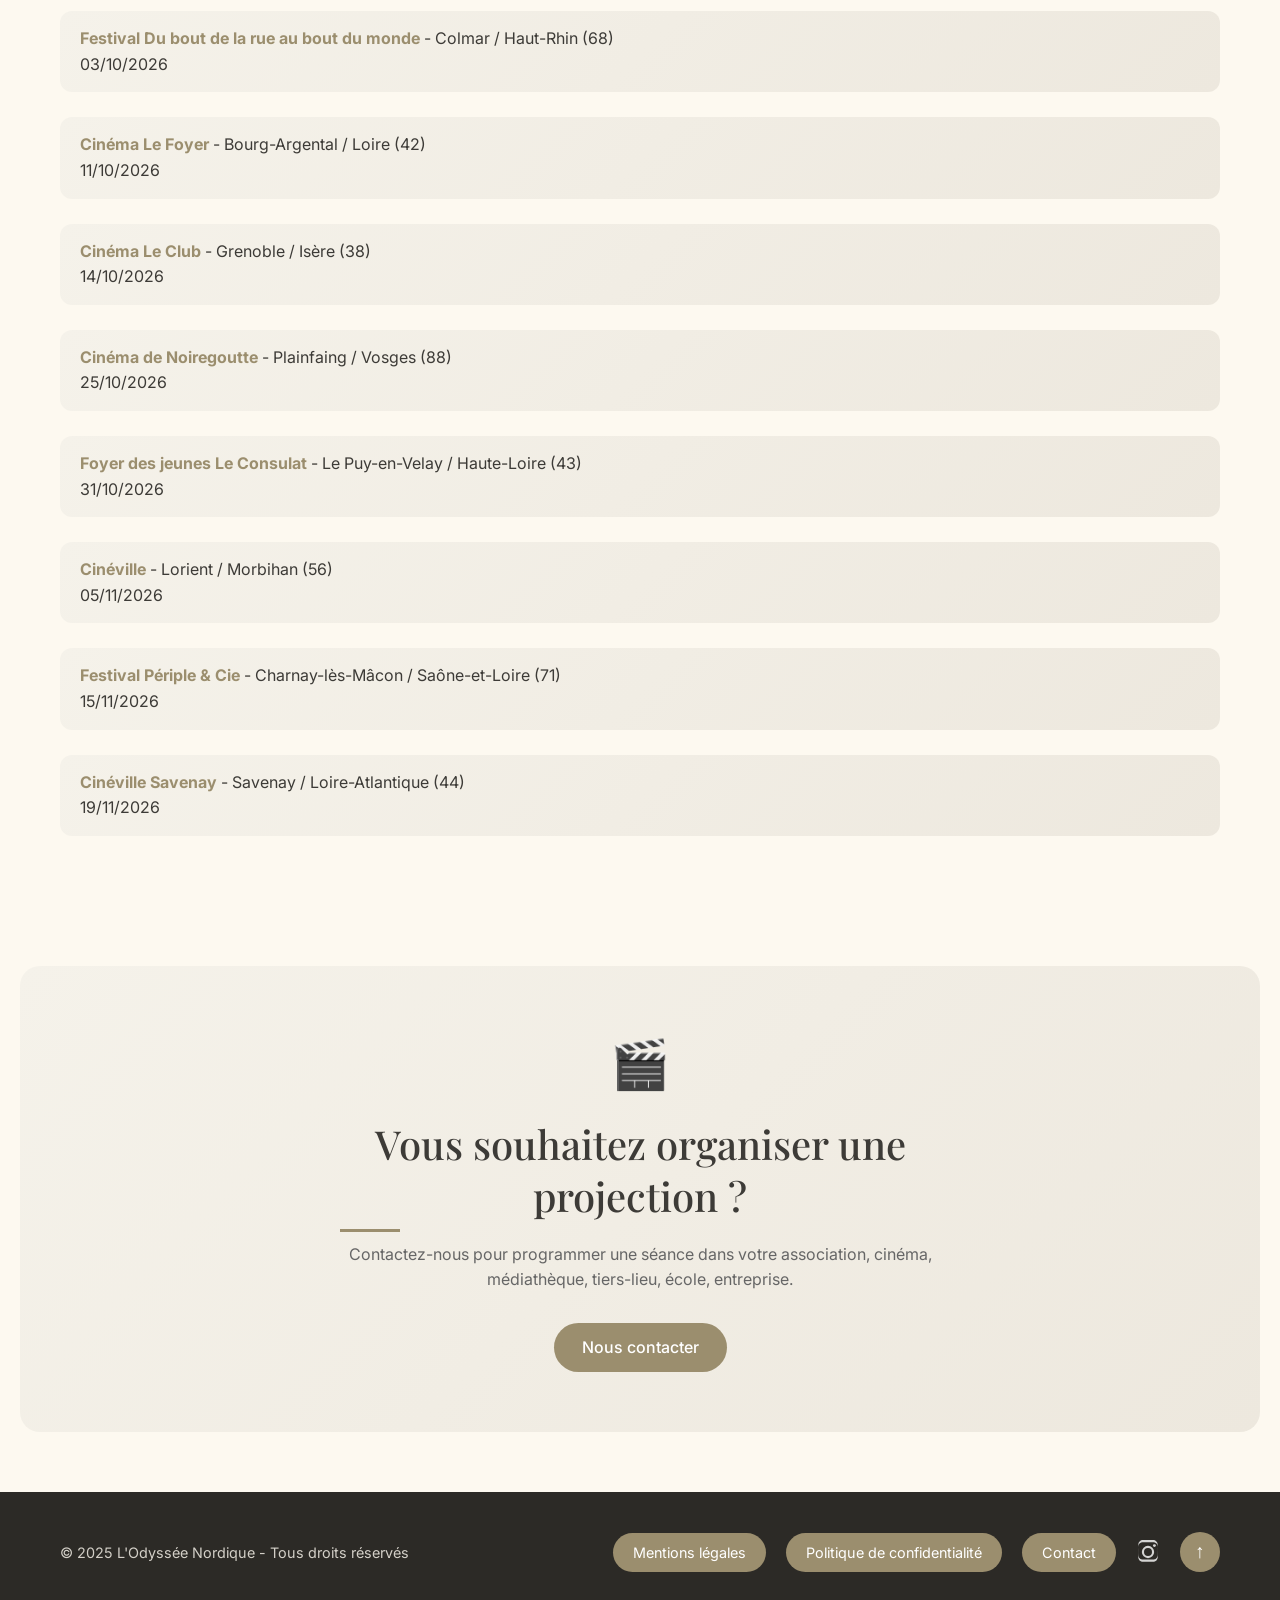
<file: projections.html>
<!DOCTYPE html>
<html lang="fr">
<head>
    <title>Projections L'Odyssée Nordique - Calendrier & Événements</title>
    <meta charset="UTF-8">
    <meta name="viewport" content="width=device-width, initial-scale=1.0, viewport-fit=cover">
    <meta http-equiv="X-UA-Compatible" content="ie=edge">
    <meta name="referrer" content="no-referrer-when-downgrade">
    <meta name=\"description\" content=\"Projections L'Odyssée Nordique : Découvrez où et quand regarder notre documentaire. Projections cinéma, festivals et événements spéciaux.\">
    <meta name=\"keywords\" content=\"projections, odyssée nordique, cinéma, festivals, événements, screenings\">
    <meta name=\"robots\" content=\"index, follow\">
    <meta property=\"og:type\" content=\"website\">
    <meta property=\"og:title\" content=\"L'Odyssée Nordique - Projections\">
    <meta property="og:site_name" content="L'Odyssée Nordique">
    <meta name="application-name" content="L'Odyssée Nordique">
    <meta property=\"og:description\" content=\"Découvrez où regarder L'Odyssée Nordique - Calendrier des projections et événements.\">
    <meta property="og:url" content="https://odysseenordique-film.com/projections.html">
    <meta property="og:image" content="https://odysseenordique-film.com/images/odyssee-nordique-thumbnail.jpg">
    <meta name="twitter:card" content="summary_large_image">
    <meta name="twitter:title" content="L'Odyssée Nordique - Projections">
    <meta name="twitter:description" content="Découvrez où regarder L'Odyssée Nordique - Calendrier des projections et événements.">
    <meta name="twitter:image" content="https://odysseenordique-film.com/images/odyssee-nordique-thumbnail.jpg">
    <link rel="canonical" href="https://odysseenordique-film.com/projections.html">
    <link rel="stylesheet" href="css/style.css">
    <link rel="preconnect" href="https://fonts.googleapis.com">
    <link rel="preconnect" href="https://fonts.gstatic.com" crossorigin>
    <link rel="dns-prefetch" href="https://www.googletagmanager.com">
    <link rel="dns-prefetch" href="https://www.google-analytics.com">
    <link href="https://fonts.googleapis.com/css2?family=Inter:opsz,wght@14..32,300;14..32,400;14..32,500;14..32,600&family=Playfair+Display:ital,wght@0,400;0,500;0,600;1,400&display=swap" rel="stylesheet"> 
    <link rel="apple-touch-icon" sizes="180x180" href="apple-touch-icon.png">
    <link rel="icon" type="image/png" sizes="32x32" href="favicon-32x32.png">
    <link rel="icon" type="image/png" sizes="16x16" href="favicon-16x16.png">
    <link rel="manifest" href="site.webmanifest">
    <link rel="shortcut icon" href="favicon.ico" type="image/x-icon">
    <!-- Google tag (gtag.js) -->
    <script async src="https://www.googletagmanager.com/gtag/js?id=G-7LZ240N1WT"></script>
    <script>
    window.dataLayer = window.dataLayer || [];
    function gtag(){dataLayer.push(arguments);}
    gtag('js', new Date());

    gtag('config', 'G-7LZ240N1WT');
    </script>
    <script type="application/ld+json">
    {
      "@context": "https://schema.org",
      "@type": "BreadcrumbList",
      "itemListElement": [
        {
          "@type": "ListItem",
          "position": 1,
          "name": "Accueil",
          "item": "https://odysseenordique-film.com/"
        },
        {
          "@type": "ListItem",
          "position": 2,
          "name": "Projections",
          "item": "https://odysseenordique-film.com/projections.html"
        }
      ]
    }
    </script>
    <script type="application/ld+json">
    {
      "@context": "https://schema.org",
      "@type": "EventSeries",
      "name": "L'Odyssée Nordique - Projections",
      "description": "Découvrez les dates et lieux des projections du documentaire L'Odyssée Nordique dans toute la France et ses régions.",
      "url": "https://odysseenordique-film.com/projections.html",
      "image": "https://odysseenordique-film.com/images/odyssee-nordique-thumbnail.jpg",
      "organizer": {
        "@type": "Organization",
        "name": "L'Odyssée Nordique",
        "url": "https://odysseenordique-film.com"
      }
    }
    </script>
    </script></head>
<body>
    <header class="header">
        <div class="container header-container">
            <a href="index.html" class="logo">
                <img src="https://twsyz.github.io/odyssee-nordique/images/logo.png" alt="Logo L'Odyssée Nordique" class="logo-image">
                <div class="logo-text">
                    <span class="logo-title">L'Odyssée Nordique</span>
                    <span class="logo-subtitle">Reprendre la route</span>
                </div>
            </a>
            <button class="menu-toggle" aria-label="Menu">
                <span></span>
                <span></span>
                <span></span>
            </button>
            <nav class="nav">
                <ul class="nav-list">
                    <li><a href="index.html">Accueil</a></li>
                    <li><a href="documentaire.html">Le documentaire</a></li>
                    <li><a href="projections.html" class="active">Projections</a></li>
                    <li class="nav-dropdown">
                        <a href="voyage.html">Le voyage</a>
                        <ul class="dropdown-menu">
                            <li><a href="voyage.html#routeSection">Côté statistique</a></li>
                            <li><a href="voyage.html#travel-philosophy">Notre philosophie du voyage</a></li>
                            <li><a href="voyage.html#transport-section">Vélo + train / bus en Europe</a></li>
                        </ul>
                    </li>
                    <li class="nav-dropdown">
                        <a href="a-propos.html">À propos</a>
                        <ul class="dropdown-menu">
                            <li><a href="a-propos.html#who-we-are">Qui sommes-nous ?</a></li>
                            <li><a href="a-propos.html#vision">Notre vision de la mobilité</a></li>
                        </ul>
                    </li>
                    <li><a href="contact.html" class="nav-contact">Contact</a></li>
                </ul>
            </nav>
        </div>
    </header>

    <main>
        <section class="page-header">
            <div class="container">
                <h1>Projections</h1>
                <p class="page-subtitle">Venez découvrir le film lors de nos prochaines projections</p>
                <a href="contact.html" class="btn btn-primary" style="margin-top: 20px;">
                     Proposer une projection
                </a>
            </div>
        </section>

        <section class="map-section">
            <div class="container">
                <h2> Carte interactive des projections</h2>
                <p class="section-intro">
                     Passez votre souris sur les <strong style="color: #9B8E6E;">pins colorés</strong> pour voir le nombre de projections, cliquez pour découvrir tous les détails !
                </p>
                
                <div class="map-and-projections">
                    <div class="map-container">
                        <img src="https://twsyz.github.io/odyssee-nordique/images/france.png" 
                             alt="Carte de France avec pins interactifs" 
                             id="france-map-image"
                             class="france-map-image">
                    </div>
                    
                    <div id="projections-list" class="projections-list-container">
                        <div class="select-region-message">
                            🎯 <strong>Cliquez sur un pin</strong> pour voir les projections de la région
                        </div>
                    </div>
                </div>
            </div>
        </section>

        <section class="past-projections">
            <div class="container">
                <h2>📽️ Projections passées</h2>
                <div id="past-projections-list" class="past-list">
                    <div class="loading-spinner">Chargement des projections passées...</div>
                </div>
            </div>
        </section>
        
        <section class="cta-section" style="padding: 60px 0; text-align: center; margin: 40px 20px;">
            <div class="container">
                <div style="max-width: 600px; margin: 0 auto;">
                    <div style="font-size: 3rem; margin-bottom: 15px;">🎬</div>
                    <h2 style="margin-bottom: 20px;">Vous souhaitez organiser une projection ?</h2>
                    <p style="margin-bottom: 30px; color: #666;">Contactez-nous pour programmer une séance dans votre association, cinéma, médiathèque, tiers-lieu, école, entreprise.</p>
                    <a href="contact.html" class="btn btn-primary" style="background: #9B8E6E;">
                         Nous contacter
                    </a>
                </div>
            </div>
        </section>
    </main>

    <footer class="footer">
        <div class="container">
            <div class="footer-content">
                <div class="footer-info">
                    <p>© 2025 L'Odyssée Nordique - Tous droits réservés</p>
                </div>
                <div class="footer-links">
                    <a href="mentions-legales.html" class="footer-btn">Mentions légales</a>
                    <a href="politique-confidentialite.html" class="footer-btn">Politique de confidentialité</a>
                    <a href="contact.html" class="footer-btn">Contact</a>
                    <a href="https://www.instagram.com/odyssee_nordique/" target="_blank" rel="noopener noreferrer" class="footer-social" aria-label="Instagram">
                        <svg width="24" height="24" viewBox="0 0 24 24" fill="none" xmlns="http://www.w3.org/2000/svg">
                            <path d="M12 2.163c3.204 0 3.584.012 4.85.07 1.366.062 2.633.336 3.608 1.311.975.975 1.249 2.242 1.311 3.608.058 1.266.07 1.646.07 4.85s-.012 3.584-.07 4.85c-.062 1.366-.336 2.633-1.311 3.608-.975.975-2.242 1.249-3.608 1.311-1.266.058-1.646.07-4.85.07s-3.584-.012-4.85-.07c-1.366-.062-2.633-.336-3.608-1.311-.975-.975-1.249-2.242-1.311-3.608-.058-1.266-.07-1.646-.07-4.85s.012-3.584.07-4.85c.062-1.366.336-2.633 1.311-3.608.975-.975 2.242-1.249 3.608-1.311 1.266-.058 1.646-.07 4.85-.07zM12 0C8.741 0 8.332.014 7.052.072 5.773.13 4.651.387 3.632 1.406 2.613 2.425 2.356 3.547 2.298 4.826 2.24 6.106 2.226 6.515 2.226 9.774s.014 3.668.072 4.948c.058 1.279.315 2.401 1.334 3.42 1.019 1.019 2.141 1.276 3.42 1.334 1.28.058 1.689.072 4.948.072s3.668-.014 4.948-.072c1.279-.058 2.401-.315 3.42-1.334 1.019-1.019 1.276-2.141 1.334-3.42.058-1.28.072-1.689.072-4.948s-.014-3.668-.072-4.948c-.058-1.279-.315-2.401-1.334-3.42-1.019-1.019-2.141-1.276-3.42-1.334C15.668.014 15.259 0 12 0z" fill="currentColor"/>
                            <path d="M12 5.838a6.162 6.162 0 100 12.324 6.162 6.162 0 000-12.324zM12 16a4 4 0 110-8 4 4 0 010 8z" fill="currentColor"/>
                            <circle cx="18.406" cy="5.594" r="1.44" fill="currentColor"/>
                        </svg>
                    </a>
                    <button id="backToTop" class="back-to-top" aria-label="Retour en haut">↑</button>
                </div>
            </div>
        </div>
    </footer>

    <script src="js/projection-data.js"></script>
    <script src="js/main.js"></script>
</body>
</html>
</file>
<file: css/style.css>
/* ROUTE MAP WRAPPER */
.route-map-wrapper {
    display: flex;
    justify-content: center;
    align-items: center;
    margin-top: 30px;
}

.route-map-container {
    position: relative;
    display: block;
    width: min(100%, 750px);
    height: auto;
    aspect-ratio: 3 / 2;
}

/* ROUTE VERTICAL SLIDER */
.route-vertical-slider {
    position: absolute;
    right: 10px;
    top: 0;
    width: 36px;
    height: 100%;       /* Suit la hauteur réelle de la carte */
    display: flex;
    align-items: stretch;
    z-index: 100;
    overflow: visible;
    touch-action: none;
}

.slider-track {
    position: absolute;
    left: 50%;
    transform: translateX(-50%);
    width: 6px;
    height: 100%;
    background-color: #e0ddd5;
    border-radius: 2px;
    cursor: pointer;
    top: 0;
    bottom: 0;
}

.slider-progress {
    position: absolute;
    bottom: 0;
    left: 0;
    width: 100%;
    height: 0%;
    max-height: 100%;
    background-color: #9B8E6E;
    border-radius: 2px;
    transition: height 0.1s ease-out;
    overflow: hidden;
}

.slider-thumb {
    position: absolute;
    left: 50%;
    transform: translateX(-50%);
    width: 18px;
    height: 18px;
    background-color: #9B8E6E;
    border-radius: 50%;
    cursor: grab;
    box-shadow: 0 2px 8px rgba(155, 142, 110, 0.3);
    transition: box-shadow 0.2s ease;
    z-index: 10;
}

.slider-thumb:hover {
    box-shadow: 0 4px 12px rgba(155, 142, 110, 0.5);
}

.slider-thumb:active {
    cursor: grabbing;
}

/* SVG MAP + TRACE */
.route-map-canvas {
    position: absolute;
    top: 0;
    left: 0;
    width: 100%;
    height: 100%;
    display: block;
    border-radius: 12px;
    background-color: #F5EFE5;
    pointer-events: none;
}

/* RESET & BASE */
* {
    margin: 0;
    padding: 0;
    box-sizing: border-box;
}

html {
    scroll-behavior: smooth;
}

body {
    font-family: 'Inter', sans-serif;
    font-size: 16px;
    line-height: 1.6;
    color: #3D3B37;
    background-color: #FDF9F0;
}

h1, h2, h3, h4, h5, h6 {
    font-family: 'Playfair Display', serif;
    font-weight: 500;
    line-height: 1.3;
    color: #3D3B37;
}

h1 {
    font-size: clamp(2rem, 5vw, 3rem);
    margin-bottom: 1rem;
}

h2 {
    font-size: clamp(1.75rem, 4vw, 2.5rem);
    margin-bottom: 2rem;
    position: relative;
    display: inline-block;
}

h2:after {
    content: '';
    position: absolute;
    bottom: -10px;
    left: 0;
    width: 60px;
    height: 3px;
    background-color: #9B8E6E;
}

h3 {
    font-size: 1.5rem;
    margin-bottom: 1rem;
}

.container {
    max-width: 1200px;
    margin: 0 auto;
    padding: 0 20px;
}

/* BUTTONS */
.btn {
    display: inline-block;
    padding: 12px 28px;
    border-radius: 40px;
    text-decoration: none;
    font-weight: 500;
    transition: all 0.3s ease;
    cursor: pointer;
    border: none;
    font-family: 'Inter', sans-serif;
    font-size: 1rem;
}

.btn-primary {
    background-color: #9B8E6E;
    color: white;
}

.btn-primary:hover {
    background-color: #7E6F50;
    transform: translateY(-2px);
}

.btn-outline {
    background-color: transparent;
    border: 2px solid #9B8E6E;
    color: #9B8E6E;
}

.btn-outline:hover {
    background-color: #9B8E6E;
    color: white;
    transform: translateY(-2px);
}

/* HEADER */
.header {
    position: sticky;
    top: 0;
    z-index: 1000;
    background-color: rgba(253, 249, 240, 0.95);
    backdrop-filter: blur(10px);
    box-shadow: 0 2px 10px rgba(0, 0, 0, 0.05);
}

.header-container {
    display: flex;
    justify-content: space-between;
    align-items: center;
    padding: 15px 20px;
}

.logo {
    display: flex;
    align-items: center;
    gap: 12px;
    text-decoration: none;
    color: inherit;
    cursor: pointer;
    transition: opacity 0.3s ease;
}

.logo:hover {
    opacity: 0.8;
}

.logo-image {
    height: 45px;
    width: auto;
    object-fit: contain;
    flex-shrink: 0;
}

.logo-text {
    display: flex;
    flex-direction: column;
}

.logo-title {
    font-family: 'Playfair Display', serif;
    font-size: 1.2rem;
    font-weight: 600;
    color: #2C2A26;
}

.logo-subtitle {
    font-size: 0.8rem;
    color: #9B8E6E;
}

.nav-list {
    display: flex;
    list-style: none;
    gap: 30px;
}

.nav-list a {
    text-decoration: none;
    color: #2C2A26;
    font-weight: 500;
    transition: color 0.3s ease;
    padding-bottom: 5px;
    border-bottom: 2px solid transparent;
}

.nav-list a:hover,
.nav-list a.active {
    color: #9B8E6E;
    border-bottom-color: #9B8E6E;
}

.nav-contact {
    background-color: #9B8E6E;
    color: white !important;
    padding: 8px 20px !important;
    border-radius: 40px;
    border-bottom: none !important;
}

.nav-contact:hover {
    background-color: #7E6F50;
    color: white !important;
}

.menu-toggle {
    display: none;
    flex-direction: column;
    gap: 6px;
    background: none;
    border: none;
    cursor: pointer;
    padding: 5px;
}

.menu-toggle span {
    width: 25px;
    height: 2px;
    background-color: #2C2A26;
    transition: 0.3s;
}

/* Dropdown Menu */
.nav-dropdown {
    position: relative;
}

.dropdown-menu {
    opacity: 0;
    visibility: hidden;
    position: absolute;
    top: calc(100% + 8px);
    left: 0;
    background-color: white;
    list-style: none;
    border-radius: 8px;
    box-shadow: 0 4px 12px rgba(0, 0, 0, 0.1);
    min-width: 240px;
    padding: 10px 0;
    z-index: 1000;
    transition: opacity 0.3s ease, visibility 0.3s ease;
    pointer-events: none;
}

.nav-dropdown:hover .dropdown-menu {
    opacity: 1;
    visibility: visible;
    pointer-events: auto;
}

.nav-dropdown::after {
    content: '';
    position: absolute;
    top: 100%;
    left: 0;
    right: 0;
    height: 10px;
    display: none;
}

.nav-dropdown:hover::after {
    display: block;
}

.dropdown-menu li {
    padding: 0;
}

.dropdown-menu a {
    display: block;
    padding: 12px 20px;
    text-decoration: none;
    color: #2C2A26;
    transition: all 0.3s ease;
    border-bottom: none !important;
}

.dropdown-menu a:hover {
    background-color: #FDF9F0;
    color: #9B8E6E;
    padding-left: 25px;
}

/* HERO SECTION */
.hero {
    position: relative;
    height: 80vh;
    min-height: 500px;
    overflow: hidden;
}

.hero-image {
    position: relative;
    width: 100%;
    height: 100%;
}

.hero-image img {
    width: 100%;
    height: 100%;
    object-fit: cover;
}

.hero-overlay {
    position: absolute;
    top: 0;
    left: 0;
    width: 100%;
    height: 100%;
    background: linear-gradient(rgba(0,0,0,0.3), rgba(0,0,0,0.5));
}

.hero-content {
    position: absolute;
    bottom: 5%;
    left: 50%;
    transform: translateX(-50%);
    text-align: center;
    color: white;
    width: 90%;
    max-width: 800px;
    display: flex;
    flex-direction: column;
    align-items: center;
    gap: 12px;
    height: 95%;
    justify-content: space-between;
}

.hero-title {
    font-size: clamp(2rem, 6vw, 4rem);
    color: white;
    margin: 30px 0 0;
    height: 100%;
}

.hero-tagline {
    font-size: 2rem;
    color: white;
    opacity: 0.95;
    font-weight: 300;
    margin: 30px 0 0;
    height: 400%;
}

.hero-subtitle {
    font-size: 1.1rem;
    margin-bottom: 0;
    opacity: 0.85;
    margin-top: auto;
}

.hero-content .btn {
    margin-top: auto;
}

/* CARDS */
.featured-cards {
    padding: 80px 0;
    background-color: white;
}

.cards-grid {
    display: grid;
    grid-template-columns: repeat(auto-fit, minmax(280px, 1fr));
    gap: 30px;
}

.card {
    background-color: white;
    border-radius: 12px;
    padding: 40px 30px;
    text-align: center;
    transition: transform 0.3s ease, box-shadow 0.3s ease;
    box-shadow: 0 2px 12px rgba(0, 0, 0, 0.08);
}

.card:hover {
    transform: translateY(-8px);
    box-shadow: 0 12px 32px rgba(0, 0, 0, 0.15);
}

.card-icon {
    font-size: 2rem;
    margin-bottom: 20px;
    color: #9B8E6E;
    opacity: 0.5;
}

.card-title {
    font-size: 1.5rem;
    margin-bottom: 15px;
}

.card-text {
    margin-bottom: 25px;
    color: #4A4844;
}

/* INTRO TEXT */
.intro-text {
    padding: 80px 0;
    background-color: #FDF9F0;
    text-align: center;
}

.intro-content {
    max-width: 800px;
    margin: 0 auto;
}

.intro-content p {
    font-size: 1.2rem;
    color: #3D3B37;
}

/* PAGE HEADER */
.page-header {
    padding: 60px 0 40px;
    background-color: #FDF9F0;
    text-align: center;
    border-bottom: 1px solid #E8E6E1;
}

.page-subtitle {
    font-size: 1.2rem;
    color: #9B8E6E;
}

/* TWO COLUMNS LAYOUT */
.two-columns {
    display: grid;
    grid-template-columns: 1fr 1fr;
    gap: 50px;
    align-items: center;
    margin-bottom: 60px;
}

.two-columns.reverse {
    direction: rtl;
}

.column-text p {
    text-align: justify;
}

.two-columns.reverse .column-text {
    direction: ltr;
    text-justify: auto;
}

.column-image img {
    width: 100%;
    height: auto;
    border-radius: 12px;
    box-shadow: 0 4px 20px rgba(0, 0, 0, 0.12);
    transition: box-shadow 0.3s ease;
}

.column-image img:hover {
    box-shadow: 0 8px 32px rgba(0, 0, 0, 0.18);
}

/* VIDEO CONTAINER */
.video-container {
    position: relative;
    padding-bottom: 56.25%;
    height: 0;
    overflow: hidden;
    border-radius: 12px;
    box-shadow: 0 4px 20px rgba(0, 0, 0, 0.12);
    margin: 40px 0;
}

.video-container iframe {
    position: absolute;
    top: 0;
    left: 0;
    width: 100%;
    height: 100%;
}

/* SECTIONS */
.synopsis, .trailer, .details, .map-section, .past-projections,
.travel-philosophy, .stats-map, .gear, .return-europe,
.who-we-are, .vision, .contact-form-section {
    padding: 80px 0;
    scroll-margin-top: 120px;
    background-color: #FDF9F0;
}

.synopsis {
    background-color: #FDF9F0;
}

/* MAP STYLES */
.france-map-container {
    margin: 40px 0;
    text-align: center;
    overflow-x: auto;
}

.france-map {
    max-width: 100%;
    height: auto;
    cursor: pointer;
}

.map-region {
    transition: fill 0.3s ease;
    cursor: pointer;
}

.map-region:hover {
    fill: #D4C9B0 !important;
}

.map-region.active {
    fill: #9B8E6E !important;
}

.map-and-projections {
    display: grid;
    grid-template-columns: 1fr 1fr;
    gap: 2rem;
    align-items: start;
}

.map-container {
    margin: 0;
    padding: 0;
    background: transparent;
    border-radius: 20px;
}

.france-map-image {
    width: 100%;
    height: auto;
    border-radius: 20px;
}

@media (max-width: 1024px) {
    .map-and-projections {
        grid-template-columns: 1fr;
        gap: 1.5rem;
    }
}

.projections-list-container {
    margin-top: 30px;
    padding: 30px;
    background-color: white;
    border-radius: 12px;
    box-shadow: 0 5px 20px rgba(0, 0, 0, 0.05);
}

.projections-grid {
    display: grid;
    gap: 15px;
    margin-top: 20px;
}

.projection-item {
    padding: 20px;
    background: linear-gradient(135deg, #FDF9F0 0%, #F8F3E8 100%);
    border-radius: 12px;
    border-left: 4px solid #9B8E6E;
    transition: all 0.3s ease;
    margin-bottom: 12px;
}

.projection-item:last-child {
    margin-bottom: 0;
}

.projection-item:hover {
    transform: translateX(5px);
    background: linear-gradient(135deg, #F8F3E8 0%, #F0E8DC 100%);
    box-shadow: 0 5px 15px rgba(0, 0, 0, 0.1);
}

.projection-location {
    font-weight: 700;
    color: #9B8E6E;
    font-size: 1.1rem;
    margin-bottom: 8px;
}

.projection-details {
    color: #4A4844;
    font-size: 0.95rem;
    margin-bottom: 10px;
}

.projection-link {
    display: inline-block;
    color: #9B8E6E;
    text-decoration: none;
    font-size: 0.9rem;
    font-weight: 500;
    margin-top: 8px;
    transition: color 0.3s ease;
}

.projection-link:hover {
    color: #7E6F50;
    text-decoration: underline;
}

.select-region-message {
    text-align: center;
    padding: 40px;
    background: linear-gradient(135deg, #FDF9F0 0%, #F8F3E8 100%);
    border-radius: 16px;
    color: #9B8E6E;
    font-style: italic;
}

/* PAST PROJECTIONS */
.past-projections {
    margin-top: 40px;
}

.past-list {
    display: grid;
    gap: 15px;
}

.past-item {
    background: linear-gradient(135deg, #F5F2EA 0%, #EDE8DE 100%);
    padding: 15px 20px;
    border-radius: 12px;
    transition: all 0.3s ease;
    margin-bottom: 10px;
}

.past-item:hover {
    transform: translateX(5px);
    background: linear-gradient(135deg, #EDE8DE 0%, #E5DFD3 100%);
}

.past-item strong {
    color: #9B8E6E;
}

/* CAROUSEL 3D VERTICAL */
.carousel-3d-wrapper {
    display: flex;
    align-items: center;
    justify-content: center;
    gap: 40px;
    margin: 80px 0;
    position: relative;
    background-color: #FDF9F0;
    padding: 40px;
    border-radius: 15px;
    box-shadow: 0 2px 8px rgba(0, 0, 0, 0.06);
}

.carousel-arrow {
    width: 50px;
    height: 50px;
    border-radius: 50%;
    border: 2px solid #9B8E6E;
    background-color: white;
    color: #9B8E6E;
    font-size: 2rem;
    cursor: pointer;
    transition: all 0.3s ease;
    display: flex;
    align-items: center;
    justify-content: center;
    flex-shrink: 0;
    z-index: 20;
}

.carousel-arrow:hover {
    background-color: #9B8E6E;
    color: white;
    transform: scale(1.15);
}

.carousel-3d-container {
    perspective: 1200px;
    width: 100%;
    max-width: 1200px;
    height: 700px;
    position: relative;
    overflow: hidden;
}

.carousel-3d {
    position: relative;
    width: 100%;
    height: 100%;
    transform-style: preserve-3d;
    transition: transform 0.8s cubic-bezier(0.68, -0.55, 0.265, 1.55);
}

.carousel-3d-slide {
    position: absolute;
    width: 100%;
    height: 100%;
    left: 0;
    top: 0;
    opacity: 0;
    visibility: hidden;
    transition: opacity 0.8s ease, visibility 0.8s ease;
    transform: scale(0.75) translateX(350px);
}

.carousel-3d-slide.active {
    opacity: 1;
    visibility: visible;
    z-index: 10;
    transform: scale(1) translateX(0);
}

.carousel-3d-slide.prev {
    opacity: 0.4;
    visibility: visible;
    z-index: 5;
    transform: scale(0.75) translateX(-350px);
}

.carousel-3d-slide.next {
    opacity: 0.4;
    visibility: visible;
    z-index: 5;
    transform: scale(0.75) translateX(350px);
}

.carousel-card {
    width: 100%;
    height: 100%;
    max-width: 380px;
    margin: 0 auto;
    background: linear-gradient(135deg, #FFFFFF 0%, #FDF9F0 100%);
    border-radius: 20px;
    overflow: hidden;
    box-shadow: 0 2px 8px rgba(0, 0, 0, 0.06);
    display: flex;
    flex-direction: column;
    transition: all 0.3s ease;
    text-align: justify;
}

.carousel-card:hover {
    box-shadow: 0 4px 16px rgba(0, 0, 0, 0.10);
    transform: translateY(-2px);
}

.carousel-image-top {
    width: 100%;
    height: 280px;
    overflow: hidden;
    flex-shrink: 0;
}

.carousel-image-top img {
    width: 100%;
    height: 100%;
    object-fit: cover;
    display: block;
}

.carousel-header-vertical {
    padding: 30px 25px 20px;
    text-align: center;
    flex-shrink: 0;
}

.carousel-number-circle {
    display: block;
    width: 60px;
    height: 60px;
    margin: 0 auto 15px;
    border-radius: 50%;
    background-color: #F5F2EA;
    font-size: 1.8rem;
    font-weight: 700;
    color: #9B8E6E;
    font-family: 'Playfair Display', serif;
    display: flex;
    align-items: center;
    justify-content: center;
}

.carousel-header-vertical h3 {
    font-size: 1.4rem;
    color: #3D3B37;
    margin: 0;
}

.carousel-text {
    padding: 0 25px 30px;
    flex: 1;
    overflow-y: auto;
}

.carousel-text p {
    font-size: 0.95rem;
    line-height: 1.7;
    color: #4A4844;
    margin: 0;
}

@media (max-width: 1024px) {
    .carousel-3d-wrapper {
        gap: 20px;
    }
    
    .carousel-3d-container {
        height: 600px;
    }
    
    .carousel-card {
        max-width: 320px;
    }
    
    .carousel-image-top {
        height: 240px;
    }
    
    .philosophy-grid {
        grid-template-columns: repeat(2, 1fr);
    }
}

@media (max-width: 768px) {
    .carousel-3d-wrapper {
        gap: 15px;
        flex-direction: column;
    }
    
    .carousel-3d-container {
        height: 550px;
    }
    
    .carousel-arrow {
        width: 45px;
        height: 45px;
        font-size: 1.5rem;
    }
    
    .carousel-card {
        max-width: 100%;
        width: calc(100vw - 40px);
    }
    
    .carousel-image-top {
        height: 200px;
    }
    
    .carousel-header-vertical {
        padding: 20px 20px 15px;
    }
    
    .carousel-number-circle {
        width: 50px;
        height: 50px;
        font-size: 1.5rem;
    }
    
    .carousel-header-vertical h3 {
        font-size: 1.2rem;
    }
    
    .carousel-text {
        padding: 0 20px 20px;
    }
    
    .carousel-text p {
        font-size: 0.85rem;
    }
    
    .philosophy-grid {
        grid-template-columns: 1fr;
    }
}

.philosophy-grid {
    display: grid;
    grid-template-columns: repeat(auto-fit, minmax(230px, 1fr));
    gap: 25px;
    text-align: justify;
}

.philosophy-item {
    text-align: center;
    padding: 20px;
    background-color: white;
    border-radius: 12px;
    box-shadow: 0 2px 8px rgba(0, 0, 0, 0.06);
    transition: box-shadow 0.3s ease, transform 0.3s ease;
}

.philosophy-item:hover {
    box-shadow: 0 4px 16px rgba(0, 0, 0, 0.10);
    transform: translateY(-2px);
}

.philosophy-item h3 {
    font-size: 1.25rem;
    margin-bottom: 12px;
}

.philosophy-item p {
    font-size: 0.9rem;
    line-height: 1.6;
}

.philosophy-icon {
    font-size: 2rem;
    margin-bottom: 15px;
    color: #9B8E6E;
    opacity: 0.6;
    font-weight: 300;
}

/* STATS */
.stats-grid {
    display: grid;
    grid-template-columns: repeat(auto-fit, minmax(220px, 1fr));
    gap: 40px;
    margin-bottom: 40px;
}

.stat-card {
    text-align: center;
    padding: 40px 25px;
    background-color: white;
    border-radius: 12px;
    box-shadow: 0 2px 8px rgba(0, 0, 0, 0.06);
    transition: box-shadow 0.3s ease, transform 0.3s ease;
    min-height: 220px;
    display: flex;
    flex-direction: column;
    justify-content: center;
    align-items: center;
}

.stat-card:hover {
    box-shadow: 0 4px 16px rgba(0, 0, 0, 0.10);
    transform: translateY(-2px);
}

.stat-number {
    font-size: 3.5rem !important;
    font-weight: 700 !important;
    color: #9B8E6E !important;
    font-family: 'Playfair Display', serif !important;
    margin-bottom: 15px !important;
    line-height: 1.2 !important;
    display: block !important;
    text-align: center !important;
    width: 100% !important;
    visibility: visible !important;
    opacity: 1 !important;
    position: relative !important;
    z-index: 10 !important;
}

.stat-label {
    font-size: 2.1rem;
    color: #4A4844;
    font-weight: 500;
    line-height: 1.4;
}

/* GEAR */
.gear-grid {
    display: grid;
    grid-template-columns: repeat(auto-fit, minmax(280px, 1fr));
    gap: 30px;
}

.gear-item {
    background-color: white;
    border-radius: 12px;
    overflow: hidden;
    box-shadow: 0 2px 8px rgba(0, 0, 0, 0.06);
    transition: box-shadow 0.3s ease, transform 0.3s ease;
}

.gear-item:hover {
    box-shadow: 0 4px 16px rgba(0, 0, 0, 0.10);
    transform: translateY(-2px);
}

.gear-item img {
    width: 100%;
    height: 200px;
    object-fit: cover;
}

.gear-item h3 {
    padding: 20px 20px 10px;
}

.gear-item p {
    padding: 0 20px 20px;
    color: #4A4844;
}

/* TRANSPORT LOGOS */
.transport-logos {
    display: flex;
    flex-wrap: wrap;
    gap: 12px;
    margin-top: 30px;
}

.transport-logo {
    background-color: white;
    padding: 10px 18px;
    border-radius: 6px;
    font-size: 0.9rem;
    border: 1px solid #DDD9CE;
    color: #9B8E6E;
    font-weight: 500;
    transition: all 0.3s ease;
}

.transport-logo:hover {
    border-color: #9B8E6E;
    background-color: #FDF9F0;
    transform: translateY(-2px);
}

/* FUN BOXES */
.fun-boxes {
    display: grid;
    grid-template-columns: repeat(auto-fit, minmax(300px, 1fr));
    gap: 30px;
    margin-top: 50px;
}

.fun-box {
    background-color: #F5F2EA;
    border-radius: 12px;
    overflow: hidden;
    transition: transform 0.3s ease, box-shadow 0.3s ease;
    box-shadow: 0 2px 8px rgba(0, 0, 0, 0.06);
}

.fun-box:hover {
    box-shadow: 0 4px 16px rgba(0, 0, 0, 0.10);
    transform: translateY(-2px);
}

.fun-box-header {
    background-color: #9B8E6E;
    color: white;
    padding: 20px;
    display: flex;
    align-items: center;
    gap: 15px;
}

.fun-box-header img {
    width: 60px;
    height: 60px;
    border-radius: 50%;
    object-fit: cover;
}

.fun-box-header h3 {
    margin: 0;
    color: white;
}

.fun-box-content {
    padding: 20px;
    font-style: italic;
    text-align: justify;
}

/* VISION SECTION */
.vision-stats {
    display: grid;
    grid-template-columns: repeat(auto-fit, minmax(250px, 1fr));
    gap: 30px;
    margin: 40px 0;
}

.vision-stat {
    text-align: center;
    padding: 30px;
    background-color: white;
    border-radius: 12px;
    box-shadow: 0 2px 8px rgba(0, 0, 0, 0.06);
    transition: box-shadow 0.3s ease, transform 0.3s ease;
}

.vision-stat:hover {
    box-shadow: 0 4px 16px rgba(0, 0, 0, 0.10);
    transform: translateY(-2px);
}

.vision-stat-number {
    font-size: 2.5rem;
    font-weight: 700;
    color: #9B8E6E;
    font-family: 'Playfair Display', serif;
}

.vision-stat-text {
    font-size: 0.9rem;
    color: #4A4844;
}

.vision-text {
    background-color: #F5F2EA;
    padding: 40px;
    border-radius: 12px;
    margin: 40px 0;
}

.vision-links {
    display: flex;
    flex-wrap: wrap;
    gap: 20px;
    margin-top: 30px;
}

/* CONTACT FORM */
.contact-wrapper {
    display: grid;
    grid-template-columns: 1fr 1fr;
    gap: 50px;
    background-color: white;
    border-radius: 12px;
    overflow: hidden;
    box-shadow: 0 2px 8px rgba(0, 0, 0, 0.06);
}

.contact-info {
    background-color: #9B8E6E;
    color: white;
    padding: 40px;
}

.contact-info h2 {
    color: white;
}

.contact-info h2:after {
    background-color: white;
}

.contact-details {
    margin-top: 40px;
}

.contact-detail {
    display: flex;
    align-items: center;
    gap: 15px;
    margin-bottom: 20px;
}

.contact-icon {
    font-size: 1.5rem;
}

.contact-form-container {
    padding: 40px;
}

.form-group {
    margin-bottom: 20px;
}

.form-group label {
    display: block;
    margin-bottom: 8px;
    font-weight: 500;
    color: #3D3B37;
}

.form-group input,
.form-group select,
.form-group textarea {
    width: 100%;
    padding: 12px;
    border: 1px solid #D9D5CB;
    border-radius: 8px;
    font-family: 'Inter', sans-serif;
    font-size: 1rem;
    transition: border-color 0.3s ease, box-shadow 0.3s ease;
    color: #3D3B37;
}

.form-group input:focus,
.form-group select:focus,
.form-group textarea:focus {
    outline: none;
    border-color: #9B8E6E;
    box-shadow: 0 0 0 3px rgba(155, 142, 110, 0.1);
}

.form-message {
    margin-top: 20px;
    padding: 12px;
    border-radius: 8px;
    text-align: center;
    font-weight: 500;
}

.form-message.success {
    background-color: #E8F5E9;
    color: #2E7D32;
    border: 1px solid #A5D6A7;
}

.form-message.error {
    background-color: #FFEBEE;
    color: #C62828;
    border: 1px solid #EF9A9A;
}

/* FOOTER */
.footer {
    background-color: #2C2A26;
    color: #FDF9F0;
    padding: 40px 0;
    margin-top: 60px;
}

.footer-content {
    display: flex;
    justify-content: space-between;
    align-items: center;
    flex-wrap: wrap;
    gap: 20px;
}

.footer-info p {
    font-size: 0.9rem;
    opacity: 0.8;
}

.footer-links {
    display: flex;
    align-items: center;
    gap: 20px;
}

.footer-btn {
    background-color: #9B8E6E;
    color: white;
    padding: 8px 20px;
    border-radius: 40px;
    text-decoration: none;
    font-size: 0.9rem;
    transition: background-color 0.3s ease;
}

.footer-btn:hover {
    background-color: #7E6F50;
}

.footer-social {
    color: white;
    opacity: 0.8;
    transition: opacity 0.3s ease;
    display: flex;
    align-items: center;
}

.footer-social:hover {
    opacity: 1;
}

.back-to-top {
    background-color: #9B8E6E;
    border: none;
    width: 40px;
    height: 40px;
    border-radius: 50%;
    cursor: pointer;
    font-size: 1.2rem;
    transition: all 0.3s ease;
    display: flex;
    align-items: center;
    justify-content: center;
    color: white;
}

.back-to-top:hover {
    background-color: #7E6F50;
    transform: translateY(-3px);
}

/* PHILOSOPHY SECTION */
.philosophy-section {
    background-color: #FDF9F0;
    padding: 80px 0;
    scroll-margin-top: 120px;
}

.carousel-3d-wrapper {
    background-color: transparent;
}

/* MECHANICAL PROBLEMS SECTION */
.mechanical-problems {
    background-color: #FDF9F0;
    padding: 80px 0;
}

.mechanical-problems h2 {
    text-align: center;
}

.mechanics-grid {
    display: grid;
    grid-template-columns: repeat(auto-fit, minmax(300px, 1fr));
    gap: 40px;
    margin-top: 60px;
}

.mechanic-card {
    background-color: white;
    border-radius: 12px;
    padding: 40px;
    box-shadow: 0 2px 8px rgba(0, 0, 0, 0.06);
    transition: all 0.3s ease;
    border: none;
    border-left: 4px solid #9B8E6E;
}

.mechanic-card:hover {
    box-shadow: 0 4px 16px rgba(0, 0, 0, 0.10);
    transform: translateY(-2px);
}

.mechanic-header {
    display: flex;
    align-items: center;
    gap: 20px;
    margin-bottom: 30px;
}

.mechanic-avatar-image {
    width: 70px;
    height: 70px;
    border-radius: 50%;
    object-fit: cover;
    flex-shrink: 0;
    border: 3px solid #9B8E6E;
    box-shadow: 0 2px 8px rgba(155, 142, 110, 0.2);
}

.mechanic-header h3 {
    margin-bottom: 0;
    font-size: 1.3rem;
    color: #3D3B37;
}

.mechanic-list {
    list-style: none;
    margin-bottom: 25px;
}

.mechanic-list li {
    padding: 12px 0;
    border-bottom: 1px solid #E8E4D8;
    font-size: 0.95rem;
    color: #555;
    display: flex;
    align-items: center;
    gap: 12px;
}

.mechanic-list li:last-child {
    border-bottom: none;
}

.problem-icon {
    font-size: 1.1rem;
    color: #9B8E6E;
    flex-shrink: 0;
}

/* ROUTE ANIMATION */
.route-animation-section {
    padding: 80px 0;
    scroll-margin-top: 120px;
    margin: 0;
    background-color: #FDF9F0;
}

.route-sticky {
    background: transparent;
    border-radius: 0;
    padding: 0;
    box-shadow: none;
    text-align: center;
}

.route-header {
    margin-bottom: 3rem;
    text-align: center;
}

.route-header h2 {
    margin: 0;
    font-size: clamp(1.75rem, 4vw, 2.5rem);
    color: #3D3B37;
    position: relative;
    display: inline-block;
}

.route-header h2:after {
    content: '';
    position: absolute;
    bottom: -10px;
    left: 0;
    width: 60px;
    height: 3px;
    background-color: #9B8E6E;
}

.route-header p {
    font-size: 1rem;
    color: #6B5E4A;
    margin-top: 1.5rem;
    font-style: italic;
}

/* Styles de progression supprimés - images statiques */

.route-animation-section {
    padding: 80px 0;
    scroll-margin-top: 120px;
    margin: 0;
    background-color: #FDF9F0;
}

/* Compteur sur les régions */
.region-badge {
    position: absolute;
    background-color: #9B8E6E;
    color: white;
    border-radius: 50%;
    width: 28px;
    height: 28px;
    display: flex;
    align-items: center;
    justify-content: center;
    font-size: 0.8rem;
    font-weight: bold;
    pointer-events: none;
    box-shadow: 0 2px 5px rgba(0,0,0,0.2);
    z-index: 10;
}

/* Interactive Pins */
.pins-overlay {
    position: absolute;
    top: 0;
    left: 0;
    width: 100%;
    height: 100%;
    pointer-events: all;
    z-index: 20;
}

.projection-pin {
    cursor: pointer;
    transition: all 0.3s cubic-bezier(0.34, 1.56, 0.64, 1);
}

.projection-pin:hover {
    z-index: 22;
}

.projection-pin svg {
    transition: all 0.3s ease;
}

.pin-tooltip {
    position: fixed;
    background: linear-gradient(135deg, rgba(44, 42, 38, 0.98) 0%, rgba(30, 28, 24, 0.98) 100%);
    color: white;
    padding: 10px 14px;
    border-radius: 8px;
    font-size: 0.9rem;
    font-weight: 500;
    pointer-events: none;
    z-index: 1000;
    white-space: nowrap;
    opacity: 0;
    transition: opacity 0.2s ease;
    box-shadow: 0 4px 12px rgba(0,0,0,0.3);
    border: 1px solid rgba(155, 142, 110, 0.3);
}

/* CTA Section */
.cta-section {
    background: linear-gradient(135deg, #F5F2EA 0%, #EDE8DE 100%);
    border-radius: 20px;
    margin-top: 40px;
}

/* Error Message */
.error-message {
    text-align: center;
    padding: 40px;
    color: #d9534f;
    background-color: #f8d7da;
    border-radius: 8px;
}

/* Loading Spinner */
.loading-spinner {
    text-align: center;
    padding: 40px;
    color: #9B8E6E;
}

.loading-spinner:after {
    content: '⏳';
    animation: spin 1s linear infinite;
    display: inline-block;
    margin-left: 10px;
}

/* Animations */
@keyframes fadeInUp {
    from {
        opacity: 0;
        transform: translateY(30px);
    }
    to {
        opacity: 1;
        transform: translateY(0);
    }
}

@keyframes slideInRight {
    from {
        opacity: 0;
        transform: translateX(-30px);
    }
    to {
        opacity: 1;
        transform: translateX(0);
    }
}

@keyframes spin {
    from { transform: rotate(0deg); }
    to { transform: rotate(360deg); }
}

/* RESPONSIVE */
@media (max-width: 768px) {
    .menu-toggle {
        display: flex;
    }
    
    .nav {
        position: fixed;
        top: 70px;
        left: -100%;
        width: 100%;
        background-color: rgba(253, 249, 240, 0.98);
        backdrop-filter: blur(10px);
        transition: left 0.3s ease;
        padding: 20px;
        box-shadow: 0 10px 20px rgba(0, 0, 0, 0.1);
    }
    
    .nav.active {
        left: 0;
    }
    
    .nav-list {
        flex-direction: column;
        align-items: center;
        gap: 20px;
    }
    
    .two-columns {
        grid-template-columns: 1fr;
        gap: 30px;
    }
    
    .two-columns.reverse {
        direction: ltr;
    }
    
    .contact-wrapper {
        grid-template-columns: 1fr;
    }
    
    
    .footer-content {
        flex-direction: column;
        text-align: center;
    }

    .footer-links {
        flex-wrap: wrap;
        justify-content: center;
    }

    .footer-btn {
        padding: 6px 16px;
        font-size: 0.85rem;
    }
    
    .hero-title {
        font-size: 2rem;
    }
    
    h2 {
        font-size: 1.75rem;
    }
    
    .route-sticky {
        padding: 1rem;
        top: 10px;
        grid-template-columns: 1fr;
        grid-template-rows: auto auto 1fr;
    }
    
    .route-header {
        grid-column: 1;
    }
    
    .route-map-container {
        width: 100%;
        max-width: 100%;
        margin: 0 auto 1.5rem auto;
        height: auto;
        aspect-ratio: 3 / 2;
    }
    
    .route-vertical-slider {
        right: 6px;
        width: 34px;
    }
    
    .projection-item {
        padding: 15px;
    }

    .map-container {
        max-width: 560px;
        margin: 0 auto;
    }

    .france-map-image {
        width: 100%;
        max-height: 72vh;
        object-fit: contain;
    }
    
    .region-badge {
        width: 22px;
        height: 22px;
        font-size: 0.7rem;
    }
}

/* PRODUCTION CREDITS SECTION */
.production-credits {
    background-color: #FDF9F0;
    padding: 60px 20px;
    margin: 40px 0;
}

.production-credits h2 {
    text-align: center;
    margin-bottom: 40px;
    color: #333;
    font-size: 2.2rem;
}

.credits-grid {
    display: grid;
    grid-template-columns: repeat(auto-fit, minmax(250px, 1fr));
    gap: 30px;
    max-width: 1000px;
    margin: 0 auto;
}

.credit-item {
    background: white;
    padding: 25px;
    border-radius: 8px;
    border-left: 4px solid #9B8E6E;
    box-shadow: 0 2px 8px rgba(0, 0, 0, 0.08);
    transition: transform 0.3s ease, box-shadow 0.3s ease;
}

.credit-item:hover {
    transform: translateY(-4px);
    box-shadow: 0 4px 16px rgba(0, 0, 0, 0.12);
}

.credit-role {
    font-size: 0.85rem;
    color: #9B8E6E;
    text-transform: uppercase;
    letter-spacing: 1px;
    margin: 0 0 8px 0;
    font-weight: 600;
}

.credit-name {
    font-size: 1.1rem;
    color: #333;
    margin: 0;
    font-weight: 500;
}

@media (max-width: 768px) {
    .production-credits {
        padding: 40px 15px;
    }

    .production-credits h2 {
        font-size: 1.8rem;
        margin-bottom: 30px;
    }

    .credits-grid {
        grid-template-columns: repeat(auto-fit, minmax(200px, 1fr));
        gap: 20px;
    }

    .credit-item {
        padding: 20px;
    }
}

@media (max-width: 480px) {
    .cards-grid {
        grid-template-columns: 1fr;
    }

    .stats-grid {
        grid-template-columns: 1fr;
    }

    .vision-stats {
        grid-template-columns: 1fr;
    }

    .fun-boxes {
        grid-template-columns: 1fr;
    }

    .mechanics-grid {
        grid-template-columns: 1fr;
    }

    .philosophy-card-header {
        flex-direction: column;
        align-items: flex-start;
    }

    .logo-text {
        display: none;
    }

    .production-credits h2 {
        font-size: 1.5rem;
    }

    .credits-grid {
        grid-template-columns: 1fr;
        gap: 15px;
    }

    .credit-item {
        padding: 15px;
    }
}
</file>
